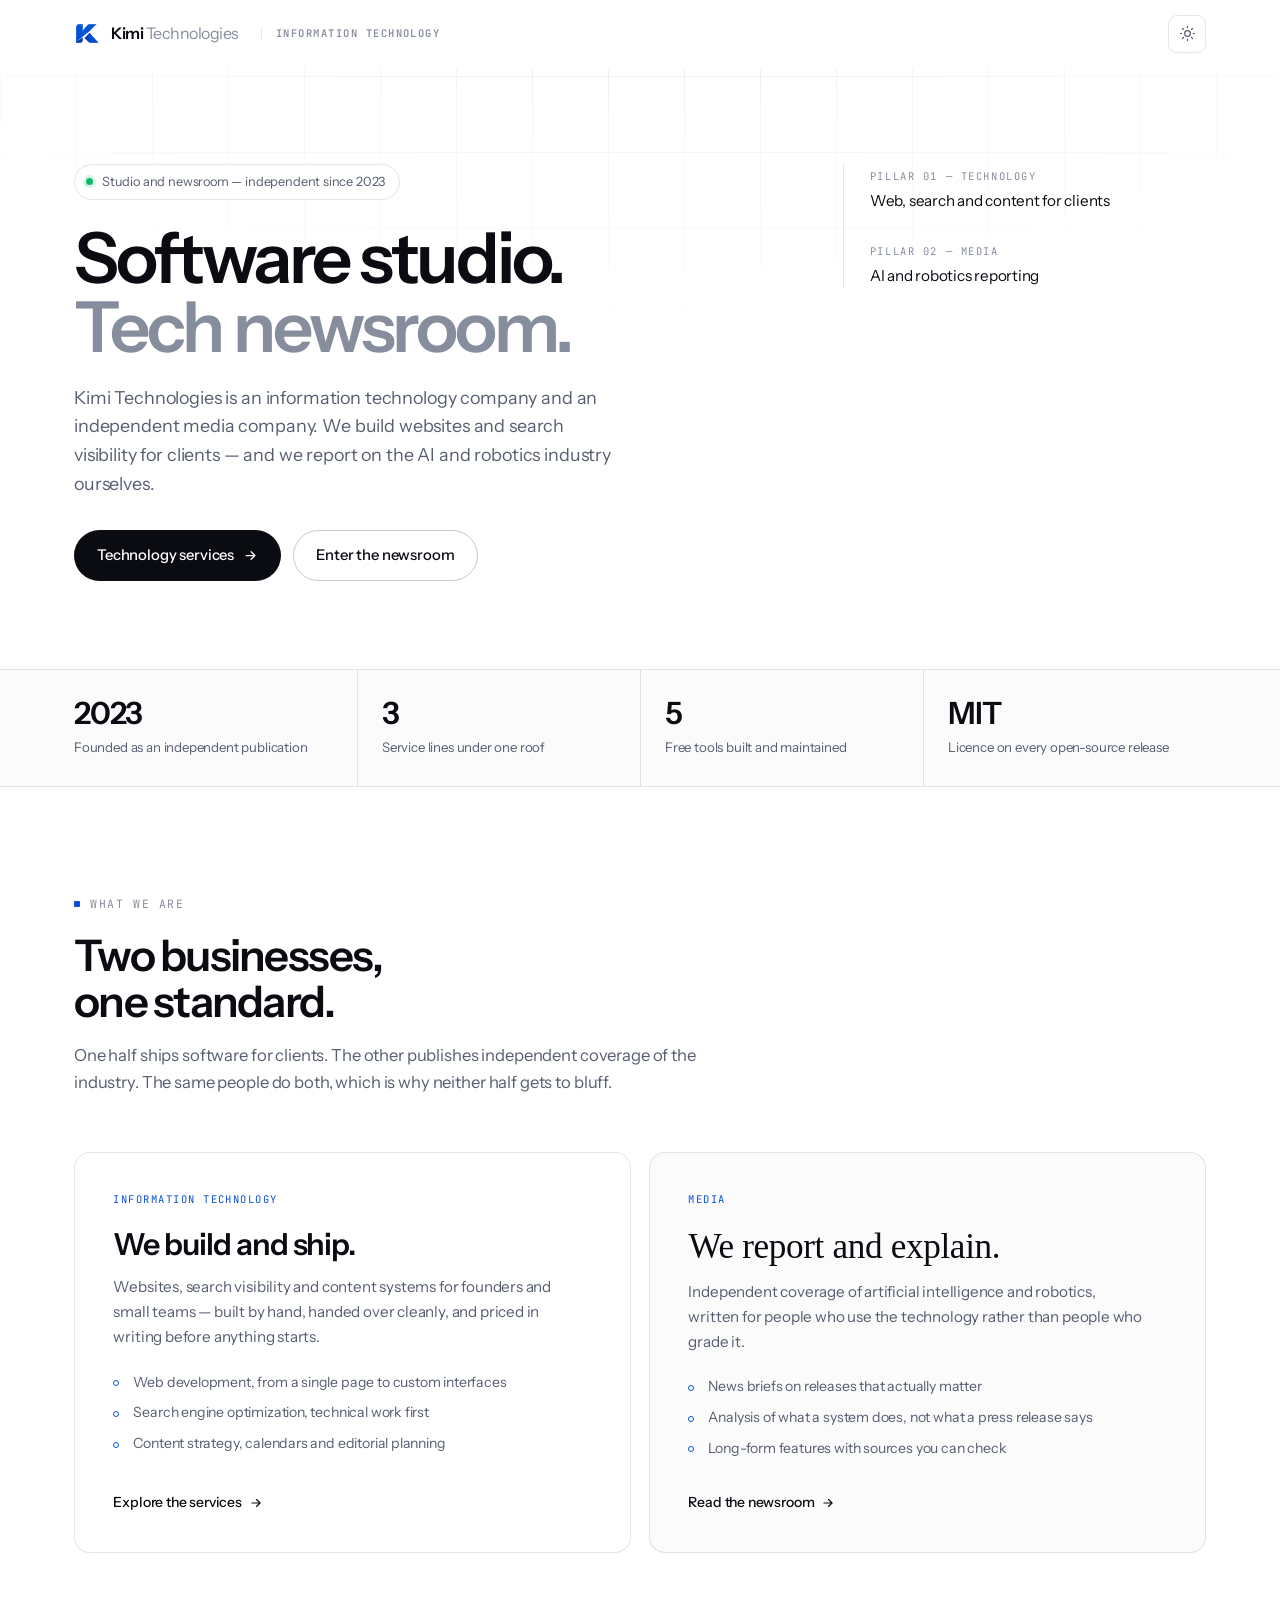
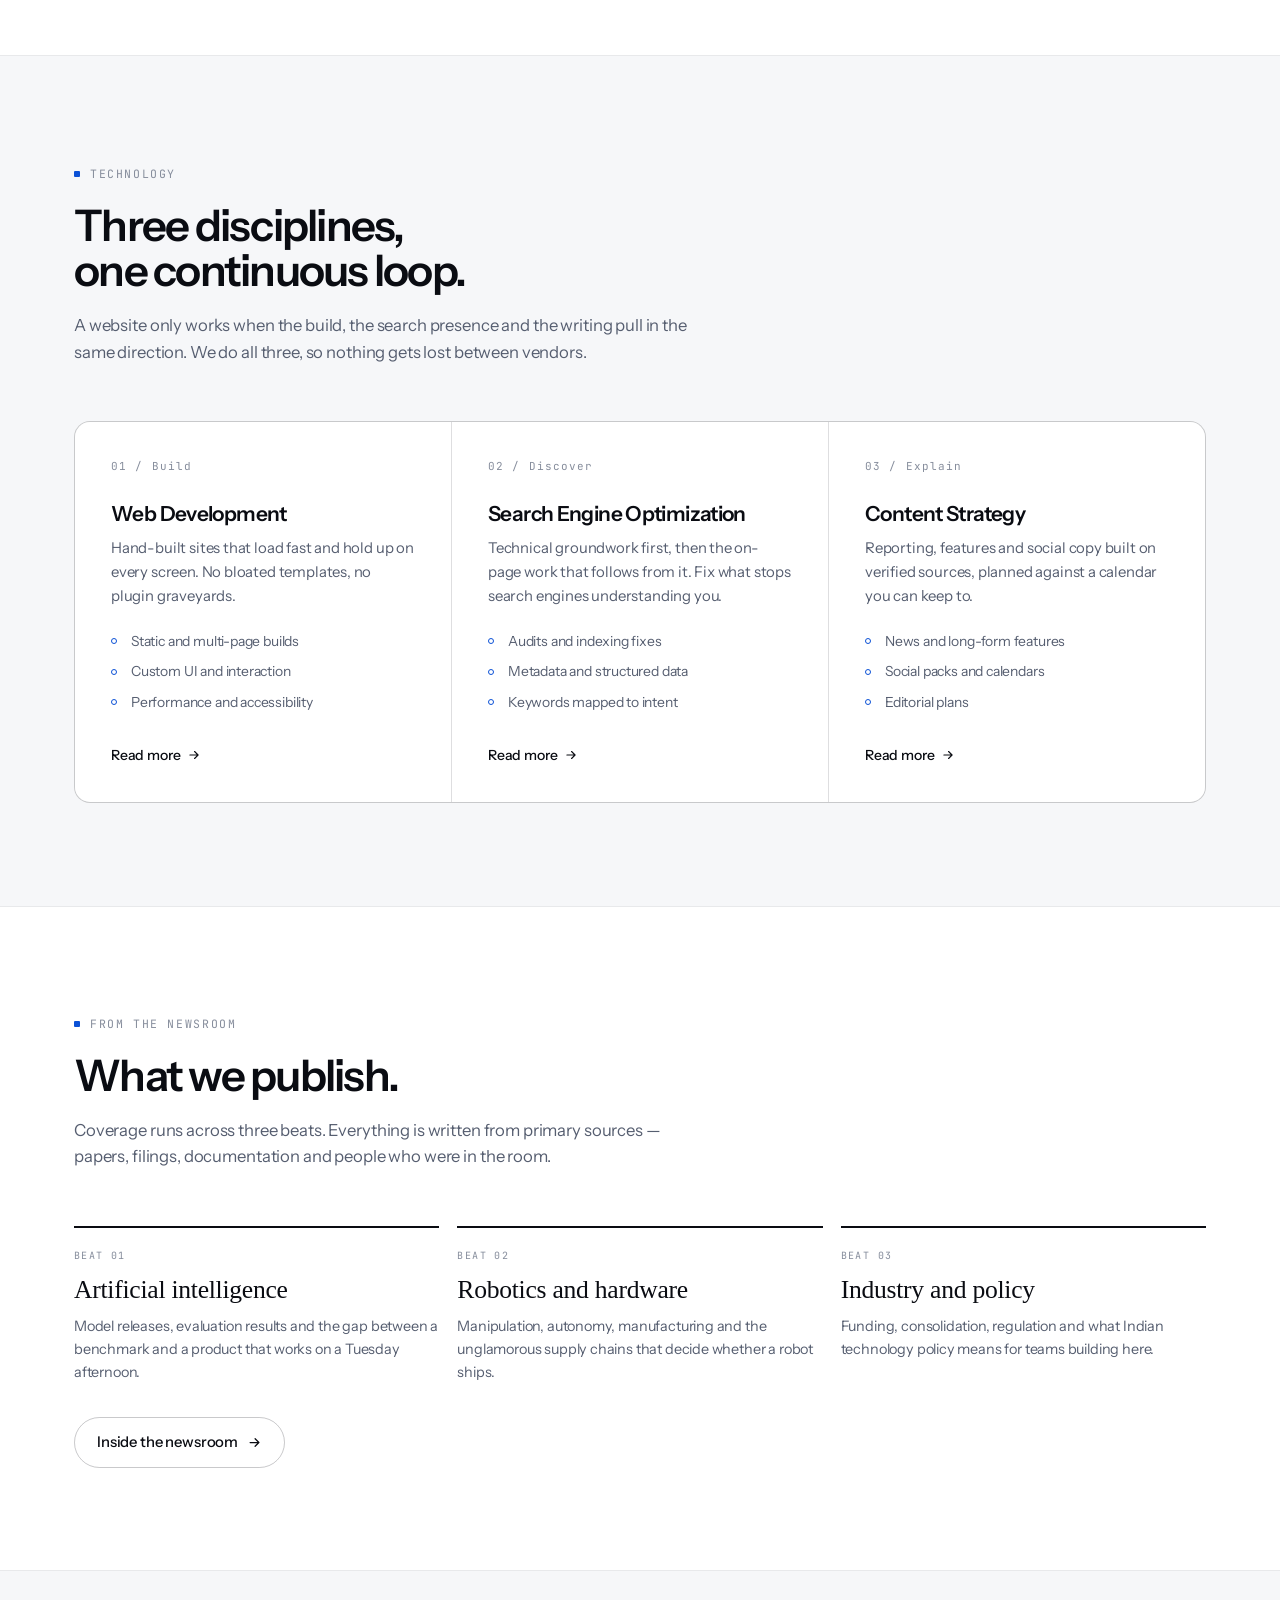
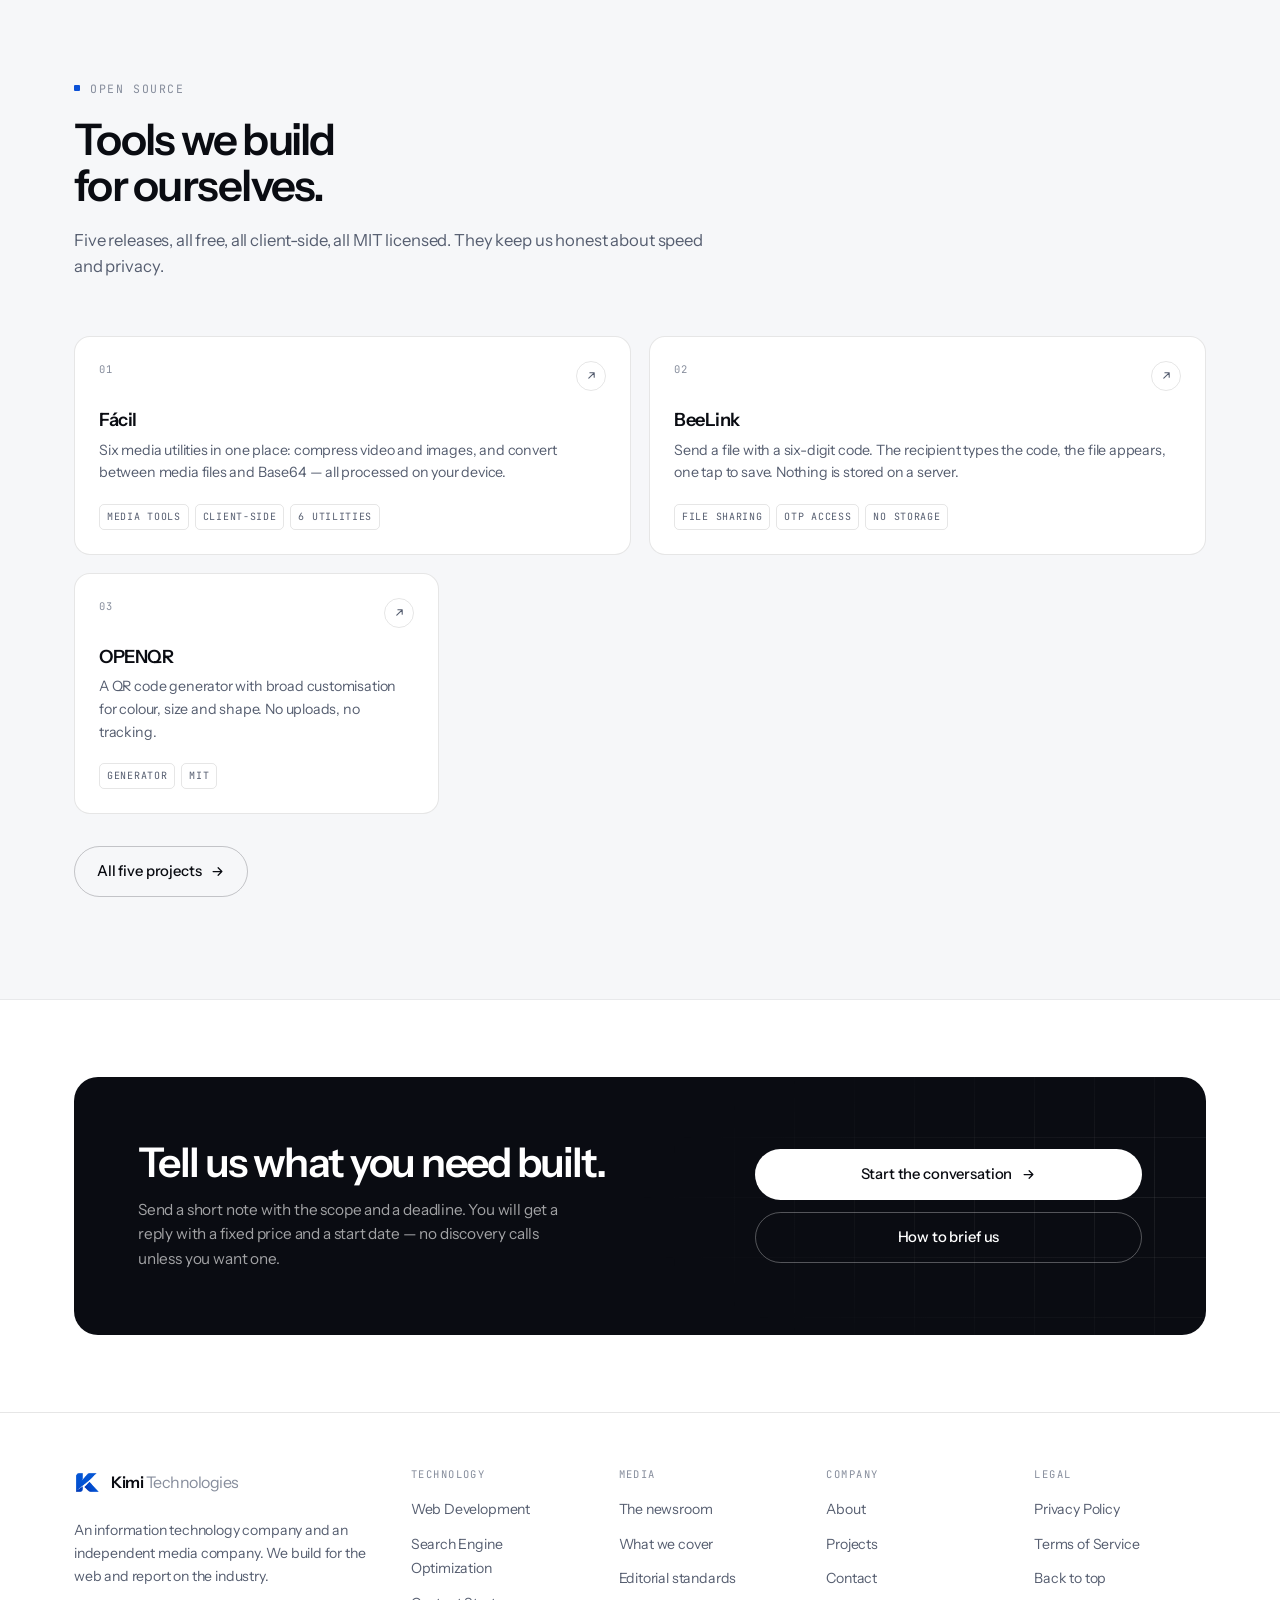
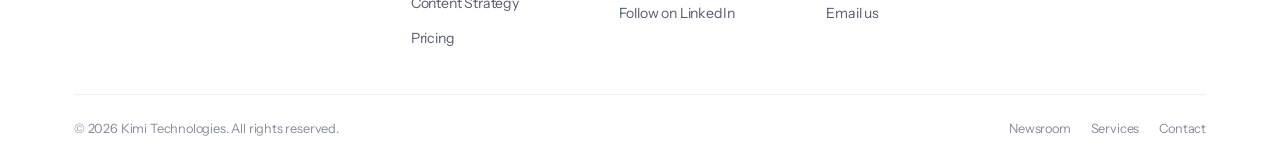
<file: index.html>
<!DOCTYPE html>
<html lang="en" data-theme="light">
<head>
<meta charset="UTF-8" />
<meta name="viewport" content="width=device-width, initial-scale=1.0" />
<title>Kimi Technologies — Technology Company & Media Company</title>
<meta name="description" content="Kimi Technologies is an information technology company and an independent media company: web development, SEO and content strategy, plus reporting on AI and robotics." />
<meta name="robots" content="index, follow" />
<meta name="theme-color" content="#ffffff" media="(prefers-color-scheme: light)" />
<meta name="theme-color" content="#08090c" media="(prefers-color-scheme: dark)" />
<link rel="icon" type="image/png" sizes="32x32" href="[data-uri]" />
<link rel="icon" type="image/png" sizes="48x48" href="[data-uri]" />
<link rel="apple-touch-icon" href="[data-uri]" />

<meta property="og:type" content="website" />
<meta property="og:title" content="Kimi Technologies — Technology Company & Media Company" />
<meta property="og:description" content="Kimi Technologies is an information technology company and an independent media company: web development, SEO and content strategy, plus reporting on AI and robotics." />
<meta property="og:site_name" content="Kimi Technologies" />
<meta property="og:locale" content="en_IN" />
<meta property="og:image" content="https://kimitechnologies.vercel.app/og-image.jpg" />
<meta property="og:image:width" content="1200" />
<meta property="og:image:height" content="630" />
<meta name="twitter:card" content="summary_large_image" />
<meta name="twitter:title" content="Kimi Technologies — Technology Company & Media Company" />
<meta name="twitter:description" content="Kimi Technologies is an information technology company and an independent media company: web development, SEO and content strategy, plus reporting on AI and robotics." />
<meta name="twitter:image" content="https://kimitechnologies.vercel.app/og-image.jpg" />

<link rel="preconnect" href="https://fonts.googleapis.com" />
<link rel="preconnect" href="https://fonts.gstatic.com" crossorigin />
<link href="https://fonts.googleapis.com/css2?family=Instrument+Sans:ital,wght@0,400..700;1,400..600&family=JetBrains+Mono:wght@400;500&display=swap" rel="stylesheet" />

<script type="application/ld+json">
{
  "@context": "https://schema.org",
  "@type": "Organization",
  "name": "Kimi Technologies",
  "url": "https://kimitechnologies.vercel.app/",
  "logo": "https://kimitechnologies.vercel.app/og-image.jpg",
  "description": "Independent studio for web development, search engine optimization and content strategy, and publisher of free privacy-first browser tools.",
  "email": "connect.kimitech@gmail.com",
  "foundingDate": "2023",
  "sameAs": ["https://www.linkedin.com/company/kimitechnologies/", "https://share.google/tDiyLY1lhU5u5H3VA"],
  "makesOffer": [
    {"@type": "Offer", "itemOffered": {"@type": "Service", "name": "Web Development"},
    {"@type": "Offer", "itemOffered": {"@type": "Service", "name": "Search Engine Optimization"},
    {"@type": "Offer", "itemOffered": {"@type": "Service", "name": "Content Strategy"}
  ]
}
</script>

<style>
/* ============================================================
   KIMI TECHNOLOGIES — shared design system
   ============================================================ */

:root {
  --bg: #ffffff;
  --bg-soft: #f6f7f9;
  --bg-deep: #0a0c12;
  --surface: #ffffff;
  --surface-2: #fbfbfc;
  --border: rgba(10, 12, 18, 0.10);
  --border-soft: rgba(10, 12, 18, 0.06);
  --border-strong: rgba(10, 12, 18, 0.22);
  --text: #0a0c12;
  --text-dim: #565e70;
  --text-faint: #868d9c;
  --accent: #0b51d6;
  --accent-ink: #033ea8;
  --accent-soft: rgba(3, 84, 212, 0.07);
  --btn-bg: #0a0c12;
  --btn-fg: #ffffff;
  --btn-bg-hover: #22262f;
  --grid-line: rgba(10, 12, 18, 0.05);
  --shadow-sm: 0 1px 2px rgba(10, 12, 18, 0.05);
  --shadow-md: 0 12px 32px -12px rgba(10, 12, 18, 0.16);
  --radius-sm: 10px;
  --radius: 16px;
  --radius-lg: 24px;
  --font: 'Instrument Sans', -apple-system, BlinkMacSystemFont, 'Segoe UI', sans-serif;
  --mono: 'JetBrains Mono', ui-monospace, SFMono-Regular, Menlo, monospace;
  --serif: 'Instrument Serif', 'Iowan Old Style', Georgia, serif;
  --header-h: 68px;
  --ease: cubic-bezier(0.22, 0.61, 0.36, 1);
  --ease-io: cubic-bezier(0.65, 0.05, 0.36, 1);
  --pt: #0a0c12;
}

html[data-theme="dark"] {
  --bg: #08090c;
  --bg-soft: #0c0e13;
  --bg-deep: #f3f4f7;
  --surface: #0f1116;
  --surface-2: #12141a;
  --border: rgba(255, 255, 255, 0.11);
  --border-soft: rgba(255, 255, 255, 0.06);
  --border-strong: rgba(255, 255, 255, 0.24);
  --text: #f3f4f7;
  --text-dim: #a4abb9;
  --text-faint: #767e8e;
  --accent: #6f92ff;
  --accent-ink: #a8bcff;
  --accent-soft: rgba(111, 146, 255, 0.12);
  --btn-bg: #f3f4f7;
  --btn-fg: #08090c;
  --btn-bg-hover: #d9dce4;
  --grid-line: rgba(255, 255, 255, 0.05);
  --shadow-sm: 0 1px 2px rgba(0, 0, 0, 0.4);
  --shadow-md: 0 16px 40px -16px rgba(0, 0, 0, 0.7);
  --pt: #14161c;
}

/* ============================================================
   RESET
   ============================================================ */
*, *::before, *::after { margin: 0; padding: 0; box-sizing: border-box; }

html {
  -webkit-text-size-adjust: 100%;
  scroll-behavior: smooth;
  scroll-padding-top: calc(var(--header-h) + 24px);
}

body {
  font-family: var(--font);
  background: var(--bg);
  color: var(--text);
  line-height: 1.55;
  font-size: 16px;
  letter-spacing: -0.011em;
  -webkit-font-smoothing: antialiased;
  -moz-osx-font-smoothing: grayscale;
  overflow-x: hidden;
  min-height: 100vh;
  display: flex;
  flex-direction: column;
}
body > main { flex: 1 0 auto; }
body.no-scroll { overflow: hidden; }

img, svg { display: block; max-width: 100%; }
a { color: inherit; text-decoration: none; }
button { font: inherit; color: inherit; background: none; border: 0; cursor: pointer; }
ul, ol { list-style: none; }
::selection { background: var(--accent); color: #fff; }
:focus-visible { outline: 2px solid var(--accent); outline-offset: 3px; border-radius: 4px; }

/* ============================================================
   LAYOUT
   ============================================================ */
.container {
  width: 100%;
  max-width: 1180px;
  margin-inline: auto;
  padding-inline: 24px;
}

.section { padding-block: clamp(64px, 8vw, 112px); position: relative; }
.section--tight { padding-block: clamp(48px, 6vw, 80px); }
.section--soft { background: var(--bg-soft); border-block: 1px solid var(--border-soft); }
.section--flush { padding-top: 0; }

/* ============================================================
   TYPE
   ============================================================ */
.eyebrow {
  display: inline-flex;
  align-items: center;
  gap: 10px;
  font-family: var(--mono);
  font-size: 11.5px;
  letter-spacing: 0.14em;
  text-transform: uppercase;
  color: var(--text-faint);
  margin-bottom: 20px;
}
.eyebrow::before {
  content: "";
  width: 6px; height: 6px;
  background: var(--accent);
  border-radius: 1px;
  flex: none;
}

h1, h2, h3, h4, h5 { font-weight: 600; letter-spacing: -0.035em; line-height: 1.02; }

.h-display { font-size: clamp(2.5rem, 6vw, 4.4rem); letter-spacing: -0.045em; line-height: 0.98; }
.h-section { font-size: clamp(1.8rem, 3.4vw, 2.9rem); line-height: 1.05; letter-spacing: -0.04em; }
.h-sub { font-size: clamp(1.2rem, 1.9vw, 1.5rem); letter-spacing: -0.03em; line-height: 1.2; }

.lede {
  font-size: clamp(1rem, 1.3vw, 1.13rem);
  color: var(--text-dim);
  line-height: 1.6;
  max-width: 58ch;
  letter-spacing: -0.008em;
}
.section-head { max-width: 760px; margin-bottom: clamp(36px, 4.5vw, 56px); }
.section-head .lede { margin-top: 18px; }
.muted { color: var(--text-dim); }
.mono { font-family: var(--mono); font-size: 0.78rem; letter-spacing: 0.06em; }

/* ============================================================
   BUTTONS
   ============================================================ */
.btn {
  display: inline-flex;
  align-items: center;
  justify-content: center;
  gap: 9px;
  padding: 13px 22px;
  border-radius: 999px;
  font-size: 0.925rem;
  font-weight: 500;
  letter-spacing: -0.01em;
  background: var(--btn-bg);
  color: var(--btn-fg);
  border: 1px solid transparent;
  transition: background 0.2s var(--ease), transform 0.2s var(--ease), border-color 0.2s var(--ease);
  white-space: nowrap;
}
.btn:hover { background: var(--btn-bg-hover); transform: translateY(-1px); }
.btn:active { transform: translateY(0); }
.btn--ghost { background: transparent; color: var(--text); border-color: var(--border-strong); }
.btn--ghost:hover { background: var(--bg-soft); border-color: var(--text-faint); }
.btn--accent { background: var(--accent); color: #fff; }
.btn--accent:hover { background: var(--accent-ink); }
.btn svg { width: 15px; height: 15px; flex: none; }
.btn .arw { transition: transform 0.25s var(--ease); }
.btn:hover .arw { transform: translateX(3px); }
.btn--sm { padding: 10px 17px; font-size: 0.875rem; }

/* ============================================================
   HEADER  (brand only — navigation lives in the footer)
   ============================================================ */
.site-header {
  position: fixed;
  inset: 0 0 auto 0;
  height: var(--header-h);
  z-index: 90;
  background: color-mix(in srgb, var(--bg) 92%, transparent);
  backdrop-filter: saturate(180%) blur(18px);
  -webkit-backdrop-filter: saturate(180%) blur(18px);
  border-bottom: 1px solid transparent;
  transition: border-color 0.3s var(--ease), background 0.3s var(--ease);
}
.site-header.is-stuck { border-bottom-color: var(--border); }
.site-header.is-open { background: var(--bg); backdrop-filter: none; -webkit-backdrop-filter: none; }

.header-inner {
  max-width: 1180px;
  margin-inline: auto;
  padding-inline: 24px;
  height: 100%;
  display: flex;
  align-items: center;
  gap: 16px;
}

.logo {
  display: inline-flex;
  align-items: center;
  gap: 10px;
  font-weight: 600;
  font-size: 1rem;
  letter-spacing: -0.03em;
  flex: none;
}
.logo-mark {
  width: 27px; height: 27px;
  display: block;
  flex: none;
  transition: transform 0.4s var(--ease);
}
.logo-mark img { width: 100%; height: 100%; object-fit: contain; }
.logo:hover .logo-mark { transform: scale(1.08); }
.logo span.sub { color: var(--text-faint); font-weight: 400; }

.header-actions { margin-left: auto; display: flex; align-items: center; gap: 10px; }

/* brand descriptor that cycles between the two halves of the company */
.logo-ticker {
  display: inline-block;
  vertical-align: middle;
  margin-left: 12px;
  padding-left: 14px;
  border-left: 1px solid var(--border);
  overflow: hidden;
  height: 1.2em;
  font-family: var(--mono);
  font-size: 10.5px;
  letter-spacing: 0.14em;
  text-transform: uppercase;
  color: var(--text-faint);
}
.logo-ticker .ticker-track {
  display: block;
  animation: tickerRoll 8s cubic-bezier(0.7, 0, 0.3, 1) infinite;
  will-change: transform;
}
.logo-ticker .ticker-track span {
  display: block;
  height: 1.2em;
  line-height: 1.2em;
  white-space: nowrap;
}
@keyframes tickerRoll {
  0%, 28%    { transform: translateY(0); }
  34%, 62%   { transform: translateY(-1.2em); }
  68%, 100%  { transform: translateY(-2.4em); }
}
.logo-ticker--short { display: none; }
.logo:hover .logo-ticker { color: var(--text-dim); }

/* pillars: the two halves of the company */
.pillars { display: grid; grid-template-columns: repeat(2, minmax(0, 1fr)); gap: 18px; }
.pillar {
  border: 1px solid var(--border);
  border-radius: var(--radius);
  padding: clamp(26px, 3vw, 40px);
  background: var(--surface);
  display: flex;
  flex-direction: column;
  min-width: 0;
  transition: border-color 0.25s var(--ease), transform 0.25s var(--ease), box-shadow 0.25s var(--ease);
}
.pillar:hover { border-color: var(--border-strong); transform: translateY(-2px); box-shadow: var(--shadow-md); }
.pillar-tag {
  font-family: var(--mono);
  font-size: 10.5px;
  letter-spacing: 0.14em;
  text-transform: uppercase;
  color: var(--accent);
  margin-bottom: 22px;
  display: block;
}
.pillar h3 { font-size: clamp(1.4rem, 2.4vw, 1.9rem); letter-spacing: -0.035em; margin-bottom: 14px; }
.pillar p { font-size: 0.95rem; color: var(--text-dim); line-height: 1.65; margin-bottom: 22px; max-width: 46ch; }
.pillar-list { display: grid; gap: 9px; margin-bottom: 26px; }
.pillar-list li { position: relative; padding-left: 20px; font-size: 0.88rem; color: var(--text-dim); }
.pillar-list li::before {
  content: ""; position: absolute; left: 0; top: 0.6em;
  width: 6px; height: 6px; border-radius: 50%; border: 1.4px solid var(--accent);
}
.pillar .svc-link { margin-top: auto; }
.pillar--media { background: var(--surface-2); }
.pillar--media h3 { font-family: var(--serif); font-weight: 400; letter-spacing: -0.01em; font-size: clamp(1.7rem, 2.8vw, 2.2rem); }

/* newsroom cards */
.stories { display: grid; grid-template-columns: repeat(3, minmax(0, 1fr)); gap: 18px; }
.story {
  border-top: 2px solid var(--text);
  padding-top: 20px;
  display: flex;
  flex-direction: column;
  min-width: 0;
  transition: border-color 0.25s var(--ease);
}
.story:hover { border-top-color: var(--accent); }
.story-kicker {
  font-family: var(--mono);
  font-size: 10px;
  letter-spacing: 0.14em;
  text-transform: uppercase;
  color: var(--text-faint);
  margin-bottom: 12px;
}
.story h3 {
  font-family: var(--serif);
  font-weight: 400;
  font-size: clamp(1.35rem, 2vw, 1.65rem);
  line-height: 1.15;
  letter-spacing: -0.01em;
  margin-bottom: 10px;
}
.story p { font-size: 0.9rem; color: var(--text-dim); line-height: 1.62; }

/* end-of-view navigation (there is no menu in the header) */
.next-links {
  border-top: 1px solid var(--border);
  margin-top: clamp(48px, 6vw, 72px);
  padding-top: 28px;
  display: flex;
  flex-wrap: wrap;
  gap: 12px 32px;
  align-items: center;
  justify-content: space-between;
}
.next-links .next-label {
  font-family: var(--mono);
  font-size: 10.5px;
  letter-spacing: 0.14em;
  text-transform: uppercase;
  color: var(--text-faint);
}
.next-links .next-set { display: flex; flex-wrap: wrap; gap: 8px; }
.next-links a {
  display: inline-flex;
  align-items: center;
  gap: 7px;
  font-size: 0.88rem;
  border: 1px solid var(--border);
  border-radius: 999px;
  padding: 8px 15px;
  transition: border-color 0.2s, color 0.2s, background 0.2s;
}
.next-links a:hover { border-color: var(--border-strong); color: var(--accent); background: var(--bg-soft); }
.next-links a svg { width: 12px; height: 12px; }

.icon-btn {
  width: 38px; height: 38px;
  display: grid; place-items: center;
  border-radius: 9px;
  border: 1px solid var(--border);
  color: var(--text-dim);
  transition: color 0.18s, border-color 0.18s, background 0.18s;
}
.icon-btn:hover { color: var(--text); border-color: var(--border-strong); background: var(--bg-soft); }
.icon-btn svg { width: 17px; height: 17px; }
html[data-theme="light"] .icon-moon { display: none; }
html[data-theme="dark"] .icon-sun { display: none; }

/* ============================================================
   PAGE HEAD (inner pages)
   ============================================================ */
.page-head {
  position: relative;
  padding-top: calc(var(--header-h) + clamp(48px, 7vw, 88px));
  padding-bottom: clamp(40px, 5vw, 64px);
  overflow: hidden;
  border-bottom: 1px solid var(--border-soft);
}
.page-head::before {
  content: "";
  position: absolute;
  inset: 0;
  background-image:
    linear-gradient(to right, var(--grid-line) 1px, transparent 1px),
    linear-gradient(to bottom, var(--grid-line) 1px, transparent 1px);
  background-size: 76px 76px;
  mask-image: radial-gradient(ellipse 80% 90% at 20% 0%, #000 10%, transparent 72%);
  -webkit-mask-image: radial-gradient(ellipse 80% 90% at 20% 0%, #000 10%, transparent 72%);
  pointer-events: none;
}
.page-head .container { position: relative; }
.page-head h1 { margin-bottom: 20px; max-width: 18ch; }
.page-head .lede { max-width: 56ch; }
.crumbs {
  display: flex;
  align-items: center;
  gap: 9px;
  font-family: var(--mono);
  font-size: 10.5px;
  letter-spacing: 0.12em;
  text-transform: uppercase;
  color: var(--text-faint);
  margin-bottom: 26px;
}
.crumbs a:hover { color: var(--text); }
.crumbs span.sep { opacity: 0.5; }

/* ============================================================
   HERO (home)
   ============================================================ */
.hero {
  position: relative;
  padding-top: calc(var(--header-h) + clamp(52px, 8vw, 96px));
  padding-bottom: clamp(52px, 7vw, 88px);
  overflow: hidden;
}
.hero::before {
  content: "";
  position: absolute;
  inset: 0;
  background-image:
    linear-gradient(to right, var(--grid-line) 1px, transparent 1px),
    linear-gradient(to bottom, var(--grid-line) 1px, transparent 1px);
  background-size: 76px 76px;
  mask-image: radial-gradient(ellipse 90% 65% at 50% 0%, #000 20%, transparent 78%);
  -webkit-mask-image: radial-gradient(ellipse 90% 65% at 50% 0%, #000 20%, transparent 78%);
  pointer-events: none;
}
.hero .container { position: relative; }
.hero-grid {
  display: grid;
  grid-template-columns: minmax(0, 1.32fr) minmax(0, 0.68fr);
  gap: clamp(32px, 5vw, 72px);
  align-items: stretch;
}
.hero h1 { margin-bottom: 22px; }
.hero h1 em { font-style: normal; color: var(--text-faint); }
.hero .lede { font-size: clamp(1.02rem, 1.4vw, 1.18rem); max-width: 46ch; }
.hero-actions { display: flex; flex-wrap: wrap; gap: 12px; margin-top: 32px; }

.hero-aside {
  border-left: 1px solid var(--border);
  padding-left: 26px;
  display: grid;
  align-content: start;
  align-self: start;
  gap: 30px;
  padding-top: 4px;
}
.hero-aside .aside-item { display: grid; gap: 5px; }
.hero-aside .aside-key {
  font-family: var(--mono);
  font-size: 10.5px;
  letter-spacing: 0.15em;
  text-transform: uppercase;
  color: var(--text-faint);
}
.hero-aside .aside-val { font-size: 0.95rem; letter-spacing: -0.015em; }
.hero-aside a.aside-val:hover { color: var(--accent); }

.avail {
  display: inline-flex;
  align-items: center;
  gap: 9px;
  padding: 7px 14px 7px 11px;
  border: 1px solid var(--border);
  border-radius: 999px;
  font-size: 0.8rem;
  color: var(--text-dim);
  background: var(--surface);
  margin-bottom: 24px;
}
.avail .dot {
  width: 7px; height: 7px;
  border-radius: 50%;
  background: #12b76a;
  box-shadow: 0 0 0 3px rgba(18, 183, 106, 0.16);
  flex: none;
}

/* ============================================================
   STATS
   ============================================================ */
.stats { border-block: 1px solid var(--border); background: var(--surface-2); }
.stats-grid { display: grid; grid-template-columns: repeat(4, minmax(0, 1fr)); }
.stat { padding: 28px 24px; border-left: 1px solid var(--border); }
.stat:first-child { border-left: 0; padding-left: 0; }
.stat-num {
  font-size: clamp(1.5rem, 2.4vw, 2rem);
  font-weight: 600;
  letter-spacing: -0.04em;
  line-height: 1;
  margin-bottom: 8px;
}
.stat-num sup { font-size: 0.5em; top: -0.7em; color: var(--text-faint); font-weight: 500; }
.stat-label { font-size: 0.83rem; color: var(--text-dim); }

/* ============================================================
   SERVICE CARDS
   ============================================================ */
.cards-3 {
  display: grid;
  grid-template-columns: repeat(3, minmax(0, 1fr));
  gap: 1px;
  background: var(--border);
  border: 1px solid var(--border);
  border-radius: var(--radius);
  overflow: hidden;
}
.svc {
  background: var(--bg);
  padding: clamp(24px, 3vw, 36px);
  display: flex;
  flex-direction: column;
  min-width: 0;
  transition: background 0.25s var(--ease);
  position: relative;
}
.svc:hover { background: var(--surface-2); }
.svc-num {
  font-family: var(--mono);
  font-size: 11px;
  color: var(--text-faint);
  letter-spacing: 0.1em;
  margin-bottom: 28px;
}
.svc h3 { font-size: 1.3rem; margin-bottom: 11px; letter-spacing: -0.03em; }
.svc p { font-size: 0.93rem; color: var(--text-dim); line-height: 1.62; margin-bottom: 22px; }
.svc ul { display: grid; gap: 9px; margin-bottom: 26px; }
.svc li { position: relative; padding-left: 20px; font-size: 0.87rem; color: var(--text-dim); }
.svc li::before {
  content: "";
  position: absolute;
  left: 0; top: 0.6em;
  width: 6px; height: 6px;
  border-radius: 50%;
  border: 1.4px solid var(--accent);
}
.svc-link {
  margin-top: auto;
  font-size: 0.875rem;
  font-weight: 500;
  display: inline-flex;
  align-items: center;
  gap: 7px;
  padding-top: 6px;
}
.svc-link svg { width: 14px; height: 14px; transition: transform 0.25s var(--ease); }
.svc-link:hover { color: var(--accent); }
.svc-link:hover svg { transform: translateX(3px); }

/* ============================================================
   SERVICE DETAIL BLOCKS
   ============================================================ */
.svc-detail {
  display: grid;
  grid-template-columns: minmax(0, 0.42fr) minmax(0, 0.58fr);
  gap: clamp(24px, 4vw, 64px);
  padding-block: clamp(36px, 4vw, 56px);
  border-top: 1px solid var(--border);
}
.svc-detail:first-of-type { border-top: 0; padding-top: 0; }
.svc-detail h2 { font-size: clamp(1.4rem, 2.2vw, 1.8rem); letter-spacing: -0.035em; margin-bottom: 12px; }
.svc-detail .tag-line { font-family: var(--mono); font-size: 10.5px; letter-spacing: 0.14em; text-transform: uppercase; color: var(--text-faint); }
.svc-detail .body p { font-size: 0.96rem; color: var(--text-dim); line-height: 1.7; margin-bottom: 14px; max-width: 60ch; }
.checks { display: grid; grid-template-columns: repeat(2, minmax(0, 1fr)); gap: 10px 24px; margin-top: 22px; }
.checks li { position: relative; padding-left: 22px; font-size: 0.875rem; color: var(--text-dim); }
.checks li::before {
  content: "";
  position: absolute;
  left: 0; top: 0.34em;
  width: 11px; height: 6px;
  border-left: 1.6px solid var(--accent);
  border-bottom: 1.6px solid var(--accent);
  transform: rotate(-45deg);
}

/* ============================================================
   PRICING
   ============================================================ */
.pricing-head {
  display: flex;
  flex-wrap: wrap;
  align-items: flex-end;
  justify-content: space-between;
  gap: 26px;
  margin-bottom: 40px;
}
.tabs {
  display: inline-flex;
  gap: 3px;
  padding: 4px;
  border: 1px solid var(--border);
  border-radius: 999px;
  background: var(--surface);
}
.tab {
  padding: 9px 20px;
  border-radius: 999px;
  font-size: 0.875rem;
  color: var(--text-dim);
  transition: background 0.2s var(--ease), color 0.2s;
  white-space: nowrap;
}
.tab:hover { color: var(--text); }
.tab[aria-selected="true"] { background: var(--btn-bg); color: var(--btn-fg); }

.panel { display: none; }
.panel.is-active { display: block; animation: panelIn 0.4s var(--ease) both; }
@keyframes panelIn { from { opacity: 0; transform: translateY(10px); } to { opacity: 1; transform: none; } }

.panel-note { font-size: 0.875rem; color: var(--text-faint); margin-bottom: 24px; max-width: 68ch; }
.price-grid { display: grid; grid-template-columns: repeat(3, minmax(0, 1fr)); gap: 18px; }
.price-grid--4 { grid-template-columns: repeat(4, minmax(0, 1fr)); }

.plan {
  position: relative;
  border: 1px solid var(--border);
  border-radius: var(--radius);
  background: var(--surface);
  padding: 26px 24px;
  display: flex;
  flex-direction: column;
  min-width: 0;
  transition: border-color 0.25s var(--ease), transform 0.25s var(--ease), box-shadow 0.25s var(--ease);
}
.plan:hover { border-color: var(--border-strong); transform: translateY(-2px); box-shadow: var(--shadow-md); }
.plan--featured { border-color: var(--text); }
.plan-badge {
  position: absolute;
  top: -10px; left: 24px;
  font-family: var(--mono);
  font-size: 10px;
  letter-spacing: 0.12em;
  text-transform: uppercase;
  background: var(--text);
  color: var(--bg);
  padding: 4px 9px;
  border-radius: 5px;
}
.plan-name { font-size: 1rem; font-weight: 600; letter-spacing: -0.02em; margin-bottom: 4px; }
.plan-scope { font-size: 0.78rem; color: var(--text-faint); margin-bottom: 18px; min-height: 2.4em; }
.plan-price {
  font-size: clamp(1.55rem, 2.2vw, 1.95rem);
  font-weight: 600;
  letter-spacing: -0.045em;
  line-height: 1;
  display: flex;
  align-items: baseline;
  gap: 3px;
}
.plan-price .per { font-size: 0.82rem; font-weight: 400; color: var(--text-faint); letter-spacing: 0; }
.plan-desc {
  font-size: 0.86rem;
  color: var(--text-dim);
  line-height: 1.6;
  margin-top: 15px;
  padding-top: 15px;
  border-top: 1px solid var(--border-soft);
}
.plan-cta {
  margin-top: 18px;
  display: inline-flex;
  align-items: center;
  gap: 6px;
  font-size: 0.83rem;
  font-weight: 500;
  color: var(--accent);
}
.plan-cta svg { width: 13px; height: 13px; transition: transform 0.22s var(--ease); }
.plan-cta:hover svg { transform: translateX(3px); }

.pricing-foot {
  margin-top: 24px;
  font-size: 0.83rem;
  color: var(--text-faint);
  display: flex;
  flex-wrap: wrap;
  gap: 8px 22px;
}
.pricing-foot span { display: inline-flex; align-items: center; gap: 7px; }
.pricing-foot span::before { content: ""; width: 4px; height: 4px; background: var(--text-faint); border-radius: 50%; }

/* ============================================================
   PROJECTS
   ============================================================ */
.proj-grid { display: grid; grid-template-columns: repeat(6, minmax(0, 1fr)); gap: 18px; }
.proj {
  grid-column: span 2;
  border: 1px solid var(--border);
  border-radius: var(--radius);
  background: var(--surface);
  padding: 24px;
  display: flex;
  flex-direction: column;
  min-width: 0;
  position: relative;
  overflow: hidden;
  transition: border-color 0.25s var(--ease), transform 0.25s var(--ease), box-shadow 0.25s var(--ease);
}
.proj:nth-child(1), .proj:nth-child(2) { grid-column: span 3; }
.proj:hover { border-color: var(--border-strong); transform: translateY(-2px); box-shadow: var(--shadow-md); }
.proj-top { display: flex; align-items: flex-start; justify-content: space-between; gap: 14px; margin-bottom: 20px; }
.proj-index { font-family: var(--mono); font-size: 10.5px; color: var(--text-faint); letter-spacing: 0.1em; }
.proj-arrow {
  width: 30px; height: 30px;
  border: 1px solid var(--border);
  border-radius: 50%;
  display: grid; place-items: center;
  color: var(--text-dim);
  flex: none;
  transition: all 0.25s var(--ease);
}
.proj-arrow svg { width: 13px; height: 13px; }
.proj:hover .proj-arrow { background: var(--text); border-color: var(--text); color: var(--bg); }
.proj h3 { font-size: 1.14rem; letter-spacing: -0.025em; margin-bottom: 9px; }
.proj p { font-size: 0.89rem; color: var(--text-dim); line-height: 1.6; margin-bottom: 20px; }
.tags { display: flex; flex-wrap: wrap; gap: 6px; margin-top: auto; }
.tag {
  font-family: var(--mono);
  font-size: 10px;
  letter-spacing: 0.07em;
  text-transform: uppercase;
  color: var(--text-dim);
  border: 1px solid var(--border);
  border-radius: 5px;
  padding: 4px 7px;
  white-space: nowrap;
}

/* ============================================================
   PROCESS
   ============================================================ */
.steps { display: grid; grid-template-columns: repeat(4, minmax(0, 1fr)); border-top: 1px solid var(--border); }
.step { padding: 28px 24px 0 0; border-right: 1px solid var(--border); min-width: 0; }
.step:last-child { border-right: 0; }
.step:not(:first-child) { padding-left: 24px; }
.step-n { font-family: var(--mono); font-size: 11px; color: var(--accent); letter-spacing: 0.1em; margin-bottom: 16px; display: block; }
.step h4 { font-size: 1rem; margin-bottom: 9px; letter-spacing: -0.02em; }
.step p { font-size: 0.87rem; color: var(--text-dim); line-height: 1.6; }

/* ============================================================
   PROSE / ABOUT
   ============================================================ */
.split { display: grid; grid-template-columns: minmax(0, 0.9fr) minmax(0, 1.1fr); gap: clamp(28px, 5vw, 68px); align-items: start; }
.prose p { font-size: 0.97rem; color: var(--text-dim); line-height: 1.72; margin-bottom: 17px; max-width: 62ch; }
.prose p:last-child { margin-bottom: 0; }
.prose strong { color: var(--text); font-weight: 500; }
.prose a { color: var(--accent); }
.pull {
  border-left: 2px solid var(--accent);
  padding: 4px 0 4px 22px;
  margin: 26px 0;
  font-size: 1.06rem;
  line-height: 1.55;
  letter-spacing: -0.02em;
  max-width: 52ch;
}

.value-grid { display: grid; grid-template-columns: repeat(3, minmax(0, 1fr)); gap: 1px; background: var(--border); border: 1px solid var(--border); border-radius: var(--radius); overflow: hidden; }
.value { background: var(--bg); padding: 28px; min-width: 0; }
.value h4 { font-size: 1rem; margin-bottom: 10px; letter-spacing: -0.02em; }
.value p { font-size: 0.88rem; color: var(--text-dim); line-height: 1.62; }
.value .vnum { font-family: var(--mono); font-size: 10.5px; color: var(--text-faint); letter-spacing: 0.1em; display: block; margin-bottom: 18px; }

/* ============================================================
   FAQ
   ============================================================ */
.faq { border-top: 1px solid var(--border); }
.faq details { border-bottom: 1px solid var(--border); }
.faq summary {
  list-style: none;
  cursor: pointer;
  padding: 20px 0;
  display: flex;
  align-items: center;
  justify-content: space-between;
  gap: 20px;
  font-size: 1rem;
  font-weight: 500;
  letter-spacing: -0.02em;
  transition: color 0.2s;
}
.faq summary::-webkit-details-marker { display: none; }
.faq summary:hover { color: var(--accent); }
.faq summary .plus { position: relative; width: 15px; height: 15px; flex: none; color: var(--text-faint); }
.faq summary .plus::before,
.faq summary .plus::after { content: ""; position: absolute; background: currentColor; border-radius: 2px; top: 50%; left: 50%; transform: translate(-50%, -50%); }
.faq summary .plus::before { width: 15px; height: 1.5px; }
.faq summary .plus::after { width: 1.5px; height: 15px; }
.faq details[open] summary .plus::after { transform: translate(-50%, -50%) scaleY(0); }
.faq-body { padding-bottom: 22px; font-size: 0.94rem; color: var(--text-dim); line-height: 1.7; max-width: 72ch; }

/* ============================================================
   CTA BAND
   ============================================================ */
.cta-band {
  background: var(--bg-deep);
  color: var(--bg);
  border-radius: var(--radius-lg);
  padding: clamp(36px, 5.5vw, 64px);
  display: grid;
  grid-template-columns: minmax(0, 1.2fr) minmax(0, 0.8fr);
  gap: 36px;
  align-items: center;
  position: relative;
  overflow: hidden;
}
.cta-band::after {
  content: "";
  position: absolute;
  inset: 0;
  background-image:
    linear-gradient(to right, rgba(128,128,128,0.16) 1px, transparent 1px),
    linear-gradient(to bottom, rgba(128,128,128,0.16) 1px, transparent 1px);
  background-size: 60px 60px;
  mask-image: radial-gradient(ellipse 70% 100% at 100% 50%, #000, transparent 72%);
  -webkit-mask-image: radial-gradient(ellipse 70% 100% at 100% 50%, #000, transparent 72%);
  pointer-events: none;
}
.cta-band > * { position: relative; z-index: 1; }
.cta-band h2 { font-size: clamp(1.7rem, 3.2vw, 2.6rem); letter-spacing: -0.04em; line-height: 1.04; margin-bottom: 14px; color: var(--bg); }
.cta-band p { color: color-mix(in srgb, var(--bg) 62%, transparent); font-size: 0.96rem; line-height: 1.6; max-width: 44ch; }
.cta-actions { display: grid; gap: 12px; }
.cta-actions .btn { background: var(--bg); color: var(--bg-deep); width: 100%; }
.cta-actions .btn:hover { background: color-mix(in srgb, var(--bg) 84%, transparent); }
.cta-actions .btn--ghost { background: transparent; color: var(--bg); border-color: color-mix(in srgb, var(--bg) 30%, transparent); }
.cta-actions .btn--ghost:hover { background: color-mix(in srgb, var(--bg) 10%, transparent); }

/* ============================================================
   CONTACT
   ============================================================ */
.contact-grid { display: grid; grid-template-columns: minmax(0, 1.05fr) minmax(0, 0.95fr); gap: clamp(28px, 4vw, 60px); align-items: start; }
.contact-list { border-top: 1px solid var(--border); }
.contact-row {
  display: flex;
  align-items: center;
  gap: 16px;
  padding: 20px 0;
  border-bottom: 1px solid var(--border);
  transition: padding 0.3s var(--ease), color 0.2s;
}
.contact-row:hover { padding-left: 8px; color: var(--accent); }
.contact-row .c-label {
  font-family: var(--mono);
  font-size: 10.5px;
  letter-spacing: 0.12em;
  text-transform: uppercase;
  color: var(--text-faint);
  width: 92px;
  flex: none;
}
.contact-row .c-value { font-size: 0.95rem; letter-spacing: -0.015em; min-width: 0; overflow-wrap: anywhere; }
.contact-row .c-go { margin-left: auto; color: var(--text-faint); flex: none; }
.contact-row .c-go svg { width: 14px; height: 14px; }

.brief { border: 1px solid var(--border); border-radius: var(--radius); padding: 26px; background: var(--surface); }
.brief h3 { font-size: 1rem; margin-bottom: 14px; letter-spacing: -0.02em; }
.brief ol { counter-reset: b; display: grid; gap: 13px; }
.brief li { counter-increment: b; position: relative; padding-left: 30px; font-size: 0.88rem; color: var(--text-dim); line-height: 1.6; }
.brief li::before {
  content: counter(b, decimal-leading-zero);
  position: absolute; left: 0; top: 0;
  font-family: var(--mono);
  font-size: 10.5px;
  color: var(--accent);
  letter-spacing: 0.08em;
}

/* ============================================================
   LEGAL
   ============================================================ */
.legal-wrap { max-width: 760px; }
.legal-body h2 {
  font-size: 1.1rem;
  letter-spacing: -0.025em;
  margin: 36px 0 12px;
  padding-top: 24px;
  border-top: 1px solid var(--border-soft);
}
.legal-body h2:first-of-type { border-top: 0; padding-top: 0; margin-top: 32px; }
.legal-body p { font-size: 0.95rem; color: var(--text-dim); line-height: 1.75; margin-bottom: 13px; }
.legal-body a { color: var(--accent); text-decoration: underline; text-underline-offset: 3px; }
.updated { font-family: var(--mono); font-size: 11px; letter-spacing: 0.1em; text-transform: uppercase; color: var(--text-faint); display: block; margin-top: 22px; }

/* ============================================================
   FOOTER
   ============================================================ */
.site-footer { border-top: 1px solid var(--border); padding-block: 56px 28px; margin-top: 0; }
.footer-top { display: grid; grid-template-columns: minmax(0, 1.4fr) repeat(4, minmax(0, 0.8fr)); gap: 36px; padding-bottom: 44px; }
.footer-brand p { font-size: 0.88rem; color: var(--text-dim); line-height: 1.65; max-width: 34ch; margin-top: 16px; }
.footer-col h5 {
  font-family: var(--mono);
  font-size: 10.5px;
  letter-spacing: 0.14em;
  text-transform: uppercase;
  color: var(--text-faint);
  font-weight: 400;
  margin-bottom: 16px;
}
.footer-col ul { display: grid; gap: 10px; }
.footer-col a { font-size: 0.88rem; color: var(--text-dim); transition: color 0.18s; }
.footer-col a:hover { color: var(--text); }
.footer-col a[aria-current="page"] { color: var(--accent); }
.next-links a[aria-current="page"] { border-color: var(--accent); color: var(--accent); }
.footer-bottom {
  border-top: 1px solid var(--border-soft);
  padding-top: 24px;
  display: flex;
  flex-wrap: wrap;
  gap: 14px 24px;
  align-items: center;
  justify-content: space-between;
  font-size: 0.8rem;
  color: var(--text-faint);
}
.footer-bottom .legal-links { display: flex; gap: 20px; }
.footer-bottom a:hover { color: var(--text); }

/* ============================================================
   REVEAL
   ============================================================ */
.reveal { opacity: 0; transform: translateY(18px); }
.reveal.in { opacity: 1; transform: none; transition: opacity 0.7s var(--ease), transform 0.7s var(--ease); }
.reveal.in[data-d="1"] { transition-delay: 0.04s; }
.reveal.in[data-d="2"] { transition-delay: 0.08s; }
.reveal.in[data-d="3"] { transition-delay: 0.18s; }

/* ============================================================
   PAGE TRANSITIONS  (the SPA illusion)
   ============================================================ */
.pt {
  position: fixed;
  inset: 0;
  z-index: 200;
  pointer-events: none;
  overflow: hidden;
  display: none;
}
html.pt-enter .pt, html.pt-cover .pt { display: block; }
html.pt-cover .pt { pointer-events: auto; }

.pt-panels { position: absolute; inset: 0; display: grid; grid-template-columns: repeat(6, 1fr); }
.pt-panels i {
  display: block;
  background: var(--pt);
  transform: translateY(-101%);
  transition: transform 0.3s var(--ease-io);
  will-change: transform;
}
.pt-disc {
  position: absolute;
  left: var(--ox, 50%);
  top: var(--oy, 50%);
  width: 220vmax; height: 220vmax;
  margin-left: -110vmax; margin-top: -110vmax;
  border-radius: 50%;
  background: var(--pt);
  transform: scale(0);
  transition: transform 0.42s var(--ease-io);
  will-change: transform;
}
/* ---- cover states (page is leaving) ---- */
html.pt-cover[data-anim="columns"] .pt-panels i { transform: translateY(0); }
html.pt-cover[data-anim="columns"] .pt-panels i:nth-child(1) { transition-delay: 0s; }
html.pt-cover[data-anim="columns"] .pt-panels i:nth-child(2) { transition-delay: 0.02s; }
html.pt-cover[data-anim="columns"] .pt-panels i:nth-child(3) { transition-delay: 0.04s; }
html.pt-cover[data-anim="columns"] .pt-panels i:nth-child(4) { transition-delay: 0.06s; }
html.pt-cover[data-anim="columns"] .pt-panels i:nth-child(5) { transition-delay: 0.08s; }
html.pt-cover[data-anim="columns"] .pt-panels i:nth-child(6) { transition-delay: 0.10s; }

html.pt-cover[data-anim="rise"] .pt-panels i { transform: translateY(0); }
html.pt-cover[data-anim="rise"] .pt-panels i:nth-child(1) { transition-delay: 0.10s; }
html.pt-cover[data-anim="rise"] .pt-panels i:nth-child(2) { transition-delay: 0.08s; }
html.pt-cover[data-anim="rise"] .pt-panels i:nth-child(3) { transition-delay: 0.06s; }
html.pt-cover[data-anim="rise"] .pt-panels i:nth-child(4) { transition-delay: 0.04s; }
html.pt-cover[data-anim="rise"] .pt-panels i:nth-child(5) { transition-delay: 0.02s; }
html.pt-cover[data-anim="rise"] .pt-panels i:nth-child(6) { transition-delay: 0s; }

/* horizontal sweep */
html[data-anim="sweep"] .pt-panels i { transform: translateX(-101%); }
html.pt-cover[data-anim="sweep"] .pt-panels i { transform: translateX(0); }
html.pt-cover[data-anim="sweep"] .pt-panels i:nth-child(1) { transition-delay: 0s; }
html.pt-cover[data-anim="sweep"] .pt-panels i:nth-child(2) { transition-delay: 0.02s; }
html.pt-cover[data-anim="sweep"] .pt-panels i:nth-child(3) { transition-delay: 0.04s; }
html.pt-cover[data-anim="sweep"] .pt-panels i:nth-child(4) { transition-delay: 0.06s; }
html.pt-cover[data-anim="sweep"] .pt-panels i:nth-child(5) { transition-delay: 0.08s; }
html.pt-cover[data-anim="sweep"] .pt-panels i:nth-child(6) { transition-delay: 0.10s; }
html.pt-enter[data-anim="sweep"] .pt-panels i { transform: translateX(0); transition: none; }
html.pt-enter.pt-reveal[data-anim="sweep"] .pt-panels i { transform: translateX(101%); transition: transform 0.3s var(--ease-io); }
html.pt-enter.pt-reveal[data-anim="sweep"] .pt-panels i:nth-child(1) { transition-delay: 0s; }
html.pt-enter.pt-reveal[data-anim="sweep"] .pt-panels i:nth-child(2) { transition-delay: 0.02s; }
html.pt-enter.pt-reveal[data-anim="sweep"] .pt-panels i:nth-child(3) { transition-delay: 0.04s; }
html.pt-enter.pt-reveal[data-anim="sweep"] .pt-panels i:nth-child(4) { transition-delay: 0.06s; }
html.pt-enter.pt-reveal[data-anim="sweep"] .pt-panels i:nth-child(5) { transition-delay: 0.08s; }
html.pt-enter.pt-reveal[data-anim="sweep"] .pt-panels i:nth-child(6) { transition-delay: 0.10s; }

html.pt-cover[data-anim="disc"] .pt-panels { display: none; }
html.pt-cover[data-anim="disc"] .pt-disc { transform: scale(1); }

html.pt-cover[data-anim="fade"] .pt-panels i { transform: translateY(0); transition-duration: 0.22s; }

/* ---- enter states (new page arriving) ---- */
html.pt-enter[data-anim="columns"] .pt-panels i { transform: translateY(0); transition: none; }
html.pt-enter[data-anim="rise"] .pt-panels i { transform: translateY(0); transition: none; }
html.pt-enter[data-anim="fade"] .pt-panels i { transform: translateY(0); transition: none; }
html.pt-enter[data-anim="disc"] .pt-panels { display: none; }
html.pt-enter[data-anim="disc"] .pt-disc { transform: scale(1); transition: none; }
html.pt-enter.pt-reveal[data-anim="columns"] .pt-panels i { transform: translateY(101%); transition: transform 0.3s var(--ease-io); }
html.pt-enter.pt-reveal[data-anim="rise"] .pt-panels i { transform: translateY(-101%); transition: transform 0.3s var(--ease-io); }
html.pt-enter.pt-reveal[data-anim="fade"] .pt-panels i { transform: translateY(101%); transition: transform 0.3s var(--ease); }
html.pt-enter.pt-reveal[data-anim="columns"] .pt-panels i:nth-child(1) { transition-delay: 0s; }
html.pt-enter.pt-reveal[data-anim="columns"] .pt-panels i:nth-child(2) { transition-delay: 0.02s; }
html.pt-enter.pt-reveal[data-anim="columns"] .pt-panels i:nth-child(3) { transition-delay: 0.04s; }
html.pt-enter.pt-reveal[data-anim="columns"] .pt-panels i:nth-child(4) { transition-delay: 0.06s; }
html.pt-enter.pt-reveal[data-anim="columns"] .pt-panels i:nth-child(5) { transition-delay: 0.08s; }
html.pt-enter.pt-reveal[data-anim="columns"] .pt-panels i:nth-child(6) { transition-delay: 0.10s; }
html.pt-enter.pt-reveal[data-anim="rise"] .pt-panels i:nth-child(1) { transition-delay: 0.10s; }
html.pt-enter.pt-reveal[data-anim="rise"] .pt-panels i:nth-child(2) { transition-delay: 0.08s; }
html.pt-enter.pt-reveal[data-anim="rise"] .pt-panels i:nth-child(3) { transition-delay: 0.06s; }
html.pt-enter.pt-reveal[data-anim="rise"] .pt-panels i:nth-child(4) { transition-delay: 0.04s; }
html.pt-enter.pt-reveal[data-anim="rise"] .pt-panels i:nth-child(5) { transition-delay: 0.02s; }
html.pt-enter.pt-reveal[data-anim="rise"] .pt-panels i:nth-child(6) { transition-delay: 0s; }
html.pt-enter.pt-reveal[data-anim="disc"] .pt-disc { transform: scale(0); transition: transform 0.42s var(--ease-io); }
/* content entrance after the curtain clears */
html.pt-enter main, html.pt-enter .site-footer { opacity: 0; }
html.pt-enter.pt-reveal main, html.pt-enter.pt-reveal .site-footer {
  opacity: 1;
  transition: opacity 0.45s var(--ease) 0.12s;
}

/* ---- failsafe: the curtain and the hidden content heal themselves ---- */
html.pt-cover .pt,
html.pt-enter .pt { animation: ptFailsafe 0.01s linear 1.6s forwards; }
@keyframes ptFailsafe { to { opacity: 0; visibility: hidden; } }

html.pt-enter main,
html.pt-enter .site-footer { animation: ptContentFailsafe 0.01s linear 1.6s forwards; }
@keyframes ptContentFailsafe { to { opacity: 1; } }

/* page exit nudge for the light-weight styles */
html.pt-cover[data-anim="fade"] main { opacity: 0.4; transition: opacity 0.3s var(--ease); }

/* ============================================================
   RESPONSIVE
   ============================================================ */
@media (max-width: 1040px) {
  .hero-grid { grid-template-columns: 1fr; align-items: start; }
  .hero-aside { border-left: 0; border-top: 1px solid var(--border); padding-left: 0; padding-top: 24px; grid-template-columns: repeat(3, minmax(0, 1fr)); gap: 20px; }
  .cards-3 { grid-template-columns: 1fr; }
  .price-grid--4 { grid-template-columns: repeat(2, minmax(0, 1fr)); }
  .proj-grid { grid-template-columns: repeat(4, minmax(0, 1fr)); }
  .proj, .proj:nth-child(1), .proj:nth-child(2) { grid-column: span 2; }
  .steps { grid-template-columns: repeat(2, minmax(0, 1fr)); }
  .step:nth-child(2) { border-right: 0; }
  .step:nth-child(3), .step:nth-child(4) { border-top: 1px solid var(--border); margin-top: 24px; }
  .step:nth-child(3) { padding-left: 0; }
  .split, .contact-grid, .svc-detail { grid-template-columns: 1fr; }
  .footer-top { grid-template-columns: repeat(2, minmax(0, 1fr)); gap: 34px; }
  .cta-band { grid-template-columns: 1fr; gap: 30px; }
  .cta-actions { grid-template-columns: repeat(2, minmax(0, 1fr)); }
  .value-grid { grid-template-columns: 1fr; }
  .pillars { grid-template-columns: 1fr; }
  .stories { grid-template-columns: 1fr; gap: 26px; }
}

@media (max-width: 720px) {
  .logo-ticker { display: none; }
  .logo-ticker--short {
    display: inline-block;
    margin-left: 8px;
    padding-left: 10px;
    font-size: 10px;
    letter-spacing: 0.12em;
  }
  .stats-grid { grid-template-columns: repeat(2, minmax(0, 1fr)); }
  .stat { padding: 22px 18px; }
  .stat:nth-child(odd) { border-left: 0; padding-left: 0; }
  .stat:nth-child(3), .stat:nth-child(4) { border-top: 1px solid var(--border); }
  .price-grid, .price-grid--4 { grid-template-columns: 1fr; }
  .proj-grid { grid-template-columns: 1fr; }
  .proj, .proj:nth-child(1), .proj:nth-child(2) { grid-column: span 1; }
  .steps { grid-template-columns: 1fr; }
  .step, .step:not(:first-child) { padding: 22px 0 0 0; border-right: 0; border-top: 1px solid var(--border); }
  .step:first-child { border-top: 0; padding-top: 0; }
  .footer-top { grid-template-columns: repeat(2, minmax(0, 1fr)); gap: 30px 24px; }
  .footer-brand { grid-column: 1 / -1; }
  .cta-actions { grid-template-columns: 1fr; }
  .pricing-head { align-items: flex-start; }
  .tabs { width: 100%; overflow-x: auto; scrollbar-width: none; }
  .tabs::-webkit-scrollbar { display: none; }
  .tab { flex: 1 0 auto; padding: 9px 15px; font-size: 0.83rem; }
  .hero-aside { grid-template-columns: 1fr; gap: 16px; }
  .checks { grid-template-columns: 1fr; }


  .contact-row .c-label { width: 74px; }
}

@media (max-width: 420px) {
  .container, .header-inner { padding-inline: 18px; }

}

@media (prefers-reduced-motion: reduce) {
  html { scroll-behavior: auto; }
  .reveal { opacity: 1 !important; transform: none !important; }
  *, *::before, *::after { animation-duration: 0.001ms !important; transition-duration: 0.001ms !important; }
  .pt { display: none !important; }
  .logo-ticker .ticker-track { animation: none; }
}


/* ============================================================
   SPA: one document, eight views
   ============================================================ */
.view { display: none; }
.view.is-active { display: block; }
.view:focus { outline: none; }
html.pt-enter main, html.pt-enter .site-footer { opacity: 0; }
html.pt-enter.pt-reveal main, html.pt-enter.pt-reveal .site-footer {
  opacity: 1;
  transition: opacity 0.4s var(--ease) 0.06s;
}
#main:focus-visible { outline: none; }
/* the heading receives focus on every route change — no visible ring */
.view h1[tabindex="-1"]:focus,
.view h1[tabindex="-1"]:focus-visible { outline: none; }

</style>

<script>
(function () {
  try {
    var t = localStorage.getItem('kt-theme');
    if (t) document.documentElement.setAttribute('data-theme', t);
    else if (window.matchMedia('(prefers-color-scheme: dark)').matches) document.documentElement.setAttribute('data-theme', 'dark');
  } catch (e) {}
})();
</script>
</head>
<body id="top">
<div class="pt" aria-hidden="true">
  <div class="pt-panels"><i></i><i></i><i></i><i></i><i></i><i></i></div>
  <div class="pt-disc"></div>
</div>
<header class="site-header" id="siteHeader">
  <div class="header-inner">
    <a href="#/home" class="logo" aria-label="Kimi Technologies — home">
      <span class="logo-mark"><img src="[data-uri]" alt="" width="26" height="26" /></span>
      <span>Kimi <span class="sub">Technologies</span></span>
      <span class="logo-ticker" aria-hidden="true">
        <span class="ticker-track">
          <span>Information Technology</span>
          <span>Media</span>
          <span>Information Technology</span>
        </span>
      </span>
      <span class="logo-ticker logo-ticker--short" aria-hidden="true">
        <span class="ticker-track">
          <span>IT</span>
          <span>Media</span>
          <span>IT</span>
        </span>
      </span>
    </a>
    <div class="header-actions">
      <button class="icon-btn" id="themeToggle" type="button" aria-label="Switch colour theme">
        <svg class="icon-sun" viewBox="0 0 24 24" fill="none" stroke="currentColor" stroke-width="1.7" stroke-linecap="round"><circle cx="12" cy="12" r="4"/><path d="M12 2v2M12 20v2M4.9 4.9l1.4 1.4M17.7 17.7l1.4 1.4M2 12h2M20 12h2M4.9 19.1l1.4-1.4M17.7 6.3l1.4-1.4"/></svg>
        <svg class="icon-moon" viewBox="0 0 24 24" fill="none" stroke="currentColor" stroke-width="1.7" stroke-linecap="round" stroke-linejoin="round"><path d="M20 14.5A8.5 8.5 0 1 1 9.5 4a6.8 6.8 0 0 0 10.5 10.5Z"/></svg>
      </button>
    </div>
  </div>
</header>
<main id="main" tabindex="-1">
<section class="view is-active" data-view="home" aria-label="Kimi Technologies">

<section class="hero">
  <div class="container">
    <div class="hero-grid">
      <div>
        <div class="avail"><span class="dot"></span> Studio and newsroom — independent since 2023</div>
        <h1 class="h-display">Software studio.<br /><em>Tech newsroom.</em></h1>
        <p class="lede">
          Kimi Technologies is an information technology company and an independent media
          company. We build websites and search visibility for clients — and we report on the
          AI and robotics industry ourselves.
        </p>
        <div class="hero-actions">
          <a href="#/services" class="btn">Technology services <svg class="arw" width="15" height="15" viewBox="0 0 24 24" fill="none" stroke="currentColor" stroke-width="2" stroke-linecap="round" stroke-linejoin="round"><path d="M5 12h14M13 6l6 6-6 6"/></svg></a>
          <a href="#/media" class="btn btn--ghost">Enter the newsroom</a>
        </div>
      </div>
      <aside class="hero-aside">
        <div class="aside-item"><span class="aside-key">Pillar 01 — Technology</span><a class="aside-val" href="#/services">Web, search and content for clients</a></div>
        <div class="aside-item"><span class="aside-key">Pillar 02 — Media</span><a class="aside-val" href="#/media">AI and robotics reporting</a></div>
      </aside>
    </div>
  </div>
</section>

<section class="stats" aria-label="Company facts">
  <div class="container">
    <div class="stats-grid">
      <div class="stat"><div class="stat-num">2023</div><div class="stat-label">Founded as an independent publication</div></div>
      <div class="stat"><div class="stat-num">3</div><div class="stat-label">Service lines under one roof</div></div>
      <div class="stat"><div class="stat-num">5</div><div class="stat-label">Free tools built and maintained</div></div>
      <div class="stat"><div class="stat-num">MIT</div><div class="stat-label">Licence on every open-source release</div></div>
    </div>
  </div>
</section>

<section class="section">
  <div class="container">
    <div class="section-head reveal">
      <div class="eyebrow">What we are</div>
      <h2 class="h-section">Two businesses,<br />one standard.</h2>
      <p class="lede">
        One half ships software for clients. The other publishes independent coverage of the
        industry. The same people do both, which is why neither half gets to bluff.
      </p>
    </div>
    <div class="pillars reveal">
      <article class="pillar">
        <span class="pillar-tag">Information technology</span>
        <h3>We build and ship.</h3>
        <p>
          Websites, search visibility and content systems for founders and small teams — built
          by hand, handed over cleanly, and priced in writing before anything starts.
        </p>
        <ul class="pillar-list">
          <li>Web development, from a single page to custom interfaces</li>
          <li>Search engine optimization, technical work first</li>
          <li>Content strategy, calendars and editorial planning</li>
        </ul>
        <a href="#/services" class="svc-link">Explore the services <svg class="arw" width="15" height="15" viewBox="0 0 24 24" fill="none" stroke="currentColor" stroke-width="2" stroke-linecap="round" stroke-linejoin="round"><path d="M5 12h14M13 6l6 6-6 6"/></svg></a>
      </article>
      <article class="pillar pillar--media">
        <span class="pillar-tag">Media</span>
        <h3>We report and explain.</h3>
        <p>
          Independent coverage of artificial intelligence and robotics, written for people who
          use the technology rather than people who grade it.
        </p>
        <ul class="pillar-list">
          <li>News briefs on releases that actually matter</li>
          <li>Analysis of what a system does, not what a press release says</li>
          <li>Long-form features with sources you can check</li>
        </ul>
        <a href="#/media" class="svc-link">Read the newsroom <svg class="arw" width="15" height="15" viewBox="0 0 24 24" fill="none" stroke="currentColor" stroke-width="2" stroke-linecap="round" stroke-linejoin="round"><path d="M5 12h14M13 6l6 6-6 6"/></svg></a>
      </article>
    </div>
  </div>
</section>

<section class="section section--soft">
  <div class="container">
    <div class="section-head reveal">
      <div class="eyebrow">Technology</div>
      <h2 class="h-section">Three disciplines,<br />one continuous loop.</h2>
      <p class="lede">
        A website only works when the build, the search presence and the writing pull in the
        same direction. We do all three, so nothing gets lost between vendors.
      </p>
    </div>
    <div class="cards-3 reveal">
      <article class="svc">
        <div class="svc-num">01 / Build</div>
        <h3>Web Development</h3>
        <p>Hand-built sites that load fast and hold up on every screen. No bloated templates, no plugin graveyards.</p>
        <ul><li>Static and multi-page builds</li><li>Custom UI and interaction</li><li>Performance and accessibility</li></ul>
        <a href="#/services::web" class="svc-link">Read more <svg class="arw" width="15" height="15" viewBox="0 0 24 24" fill="none" stroke="currentColor" stroke-width="2" stroke-linecap="round" stroke-linejoin="round"><path d="M5 12h14M13 6l6 6-6 6"/></svg></a>
      </article>
      <article class="svc">
        <div class="svc-num">02 / Discover</div>
        <h3>Search Engine Optimization</h3>
        <p>Technical groundwork first, then the on-page work that follows from it. Fix what stops search engines understanding you.</p>
        <ul><li>Audits and indexing fixes</li><li>Metadata and structured data</li><li>Keywords mapped to intent</li></ul>
        <a href="#/services::seo" class="svc-link">Read more <svg class="arw" width="15" height="15" viewBox="0 0 24 24" fill="none" stroke="currentColor" stroke-width="2" stroke-linecap="round" stroke-linejoin="round"><path d="M5 12h14M13 6l6 6-6 6"/></svg></a>
      </article>
      <article class="svc">
        <div class="svc-num">03 / Explain</div>
        <h3>Content Strategy</h3>
        <p>Reporting, features and social copy built on verified sources, planned against a calendar you can keep to.</p>
        <ul><li>News and long-form features</li><li>Social packs and calendars</li><li>Editorial plans</li></ul>
        <a href="#/services::content" class="svc-link">Read more <svg class="arw" width="15" height="15" viewBox="0 0 24 24" fill="none" stroke="currentColor" stroke-width="2" stroke-linecap="round" stroke-linejoin="round"><path d="M5 12h14M13 6l6 6-6 6"/></svg></a>
      </article>
    </div>
  </div>
</section>

<section class="section">
  <div class="container">
    <div class="section-head reveal">
      <div class="eyebrow">From the newsroom</div>
      <h2 class="h-section">What we publish.</h2>
      <p class="lede">
        Coverage runs across three beats. Everything is written from primary sources — papers,
        filings, documentation and people who were in the room.
      </p>
    </div>
    <div class="stories reveal">
      <article class="story">
        <div class="story-kicker">Beat 01</div>
        <h3>Artificial intelligence</h3>
        <p>Model releases, evaluation results and the gap between a benchmark and a product that works on a Tuesday afternoon.</p>
      </article>
      <article class="story">
        <div class="story-kicker">Beat 02</div>
        <h3>Robotics and hardware</h3>
        <p>Manipulation, autonomy, manufacturing and the unglamorous supply chains that decide whether a robot ships.</p>
      </article>
      <article class="story">
        <div class="story-kicker">Beat 03</div>
        <h3>Industry and policy</h3>
        <p>Funding, consolidation, regulation and what Indian technology policy means for teams building here.</p>
      </article>
    </div>
    <div style="margin-top:32px" class="reveal">
      <a href="#/media" class="btn btn--ghost">Inside the newsroom <svg class="arw" width="15" height="15" viewBox="0 0 24 24" fill="none" stroke="currentColor" stroke-width="2" stroke-linecap="round" stroke-linejoin="round"><path d="M5 12h14M13 6l6 6-6 6"/></svg></a>
    </div>
  </div>
</section>

<section class="section section--soft">
  <div class="container">
    <div class="section-head reveal">
      <div class="eyebrow">Open source</div>
      <h2 class="h-section">Tools we build<br />for ourselves.</h2>
      <p class="lede">Five releases, all free, all client-side, all MIT licensed. They keep us honest about speed and privacy.</p>
    </div>
    <div class="proj-grid reveal">
      <a class="proj" href="https://itsfacil.vercel.app" target="_blank" rel="noopener">
  <div class="proj-top">
    <span class="proj-index">01</span>
    <span class="proj-arrow"><svg width="13" height="13" viewBox="0 0 24 24" fill="none" stroke="currentColor" stroke-width="2" stroke-linecap="round" stroke-linejoin="round"><path d="M7 17 17 7M9 7h8v8"/></svg></span>
  </div>
  <h3>Fácil</h3>
  <p>Six media utilities in one place: compress video and images, and convert between media files and Base64 — all processed on your device.</p>
  <div class="tags"><span class="tag">Media tools</span><span class="tag">Client-side</span><span class="tag">6 utilities</span></div>
</a>
      <a class="proj" href="https://getbeelink.vercel.app" target="_blank" rel="noopener">
  <div class="proj-top">
    <span class="proj-index">02</span>
    <span class="proj-arrow"><svg width="13" height="13" viewBox="0 0 24 24" fill="none" stroke="currentColor" stroke-width="2" stroke-linecap="round" stroke-linejoin="round"><path d="M7 17 17 7M9 7h8v8"/></svg></span>
  </div>
  <h3>BeeLink</h3>
  <p>Send a file with a six-digit code. The recipient types the code, the file appears, one tap to save. Nothing is stored on a server.</p>
  <div class="tags"><span class="tag">File sharing</span><span class="tag">OTP access</span><span class="tag">No storage</span></div>
</a>
      <a class="proj" href="https://openqrdev.vercel.app" target="_blank" rel="noopener">
  <div class="proj-top">
    <span class="proj-index">03</span>
    <span class="proj-arrow"><svg width="13" height="13" viewBox="0 0 24 24" fill="none" stroke="currentColor" stroke-width="2" stroke-linecap="round" stroke-linejoin="round"><path d="M7 17 17 7M9 7h8v8"/></svg></span>
  </div>
  <h3>OPENQR</h3>
  <p>A QR code generator with broad customisation for colour, size and shape. No uploads, no tracking.</p>
  <div class="tags"><span class="tag">Generator</span><span class="tag">MIT</span></div>
</a>
    </div>
    <div style="margin-top:32px" class="reveal">
      <a href="#/projects" class="btn btn--ghost">All five projects <svg class="arw" width="15" height="15" viewBox="0 0 24 24" fill="none" stroke="currentColor" stroke-width="2" stroke-linecap="round" stroke-linejoin="round"><path d="M5 12h14M13 6l6 6-6 6"/></svg></a>
    </div>
  </div>
</section>

<section class="section section--tight">
  <div class="container">
    <div class="cta-band reveal">
      <div>
        <h2>Tell us what you need built.</h2>
        <p>Send a short note with the scope and a deadline. You will get a reply with a fixed price and a start date — no discovery calls unless you want one.</p>
      </div>
      <div class="cta-actions">
        <a class="btn" href="mailto:connect.kimitech@gmail.com?subject=Project%20enquiry">Start the conversation <svg class="arw" width="15" height="15" viewBox="0 0 24 24" fill="none" stroke="currentColor" stroke-width="2" stroke-linecap="round" stroke-linejoin="round"><path d="M5 12h14M13 6l6 6-6 6"/></svg></a>
        <a class="btn btn--ghost" href="#/contact">How to brief us</a>
      </div>
    </div>
  </div>
</section>

</section>
<section class="view" data-view="services" aria-label="Technology Services">

<section class="page-head">
  <div class="container">
    <div class="crumbs"><a href="#/home">Home</a><span class="sep">/</span><span>Services</span></div>
    <h1 class="h-display">Technology<br />services.</h1>
    <p class="lede">
      The IT half of Kimi Technologies. Three services that work better together than apart:
      the build, the search presence, and the writing that keeps both alive.
    </p>
  </div>
</section>

<section class="section">
  <div class="container">
    <article class="svc-detail" id="web">
      <div>
        <span class="tag-line">01 — Build</span>
        <h2>Web Development</h2>
        <p class="muted" style="font-size:.9rem">From ₹999</p>
      </div>
      <div class="body">
        <p>
          We build fast, functional websites from scratch. Clean front-end architecture, responsive
          layouts across every device, and strong performance out of the box — no page builders, no
          plugin stacks, nothing you cannot maintain later.
        </p>
        <p>
          The process is straightforward: scope, build in short passes with a live link at each stage,
          then launch with performance and metadata checks. You get the source and the hosting account.
        </p>
        <ul class="checks">
          <li>Single-page and multi-page builds</li>
          <li>Custom UI and interaction design</li>
          <li>Responsive across every breakpoint</li>
          <li>Performance and accessibility passes</li>
          <li>Metadata, sitemap and indexing setup</li>
          <li>Deployment and full handover</li>
        </ul>
        <p style="margin-top:24px"><a class="btn btn--ghost btn--sm" href="#/pricing?tab=web">Web development pricing <svg class="arw" width="15" height="15" viewBox="0 0 24 24" fill="none" stroke="currentColor" stroke-width="2" stroke-linecap="round" stroke-linejoin="round"><path d="M5 12h14M13 6l6 6-6 6"/></svg></a></p>
      </div>
    </article>

    <article class="svc-detail" id="seo">
      <div>
        <span class="tag-line">02 — Discover</span>
        <h2>Search Engine Optimization</h2>
        <p class="muted" style="font-size:.9rem">From ₹499</p>
      </div>
      <div class="body">
        <p>
          Most sites do not have a keyword problem — they have a plumbing problem. Pages that are not
          indexed, titles that say nothing, no sitemap, a robots file blocking the one thing that matters.
          We fix that before anyone starts chasing rankings.
        </p>
        <p>
          Once the groundwork is sound, the on-page work follows: metadata, headings, internal links,
          structured data and a keyword map built around real search intent. Everything is reported in
          plain language.
        </p>
        <ul class="checks">
          <li>Technical audits and indexing checks</li>
          <li>Title tags, meta and headings</li>
          <li>Keyword research by intent</li>
          <li>Schema and structured data</li>
          <li>Local and Google Business setup</li>
          <li>Monthly monitoring and reports</li>
        </ul>
        <p style="margin-top:24px"><a class="btn btn--ghost btn--sm" href="#/pricing?tab=seo">SEO pricing <svg class="arw" width="15" height="15" viewBox="0 0 24 24" fill="none" stroke="currentColor" stroke-width="2" stroke-linecap="round" stroke-linejoin="round"><path d="M5 12h14M13 6l6 6-6 6"/></svg></a></p>
      </div>
    </article>

    <article class="svc-detail" id="content">
      <div>
        <span class="tag-line">03 — Explain</span>
        <h2>Content Strategy</h2>
        <p class="muted" style="font-size:.9rem">From ₹199</p>
      </div>
      <div class="body">
        <p>
          We write about technology for people who use it, not for people who grade it. That means
          verified sources, a structure the reader can follow, and no padding to hit a word count.
        </p>
        <p>
          Beyond individual pieces, we plan: audience research, content pillars, tone of voice and a
          calendar that a small team can actually keep to. Then we measure what it did.
        </p>
        <ul class="checks">
          <li>News reporting and features</li>
          <li>Research-backed analysis</li>
          <li>Social packs for LinkedIn and X</li>
          <li>30-day content calendars</li>
          <li>Editorial plans and tone of voice</li>
          <li>Monthly management and reporting</li>
        </ul>
        <p style="margin-top:24px"><a class="btn btn--ghost btn--sm" href="#/pricing?tab=content">Content pricing <svg class="arw" width="15" height="15" viewBox="0 0 24 24" fill="none" stroke="currentColor" stroke-width="2" stroke-linecap="round" stroke-linejoin="round"><path d="M5 12h14M13 6l6 6-6 6"/></svg></a></p>
      </div>
    </article>
  </div>
</section>

<section class="section section--tight section--soft">
  <div class="container">
    <div class="section-head reveal">
      <div class="eyebrow">How we work</div>
      <h2 class="h-section">Four steps, no surprises.</h2>
    </div>
    <div class="steps reveal">
      <div class="step"><span class="step-n">01</span><h4>Scope</h4><p>A short call to agree what is being built, who it is for and what done looks like.</p></div>
      <div class="step"><span class="step-n">02</span><h4>Build</h4><p>Design and development in short passes, with a working link to review at each stage.</p></div>
      <div class="step"><span class="step-n">03</span><h4>Launch</h4><p>Performance checks, metadata, indexing and deployment — handed over cleanly.</p></div>
      <div class="step"><span class="step-n">04</span><h4>Maintain</h4><p>Optional monthly work: monitoring, reporting and content that keeps the site current.</p></div>
    </div>
  </div>
</section>
<section class="section section--tight">
  <div class="container">
    <div class="cta-band reveal">
      <div>
        <h2>Not sure which one you need?</h2>
        <p>Describe the problem and we will tell you what we would do first — even if the answer is that you do not need us yet.</p>
      </div>
      <div class="cta-actions">
        <a class="btn" href="mailto:connect.kimitech@gmail.com?subject=Project%20enquiry">Start the conversation <svg class="arw" width="15" height="15" viewBox="0 0 24 24" fill="none" stroke="currentColor" stroke-width="2" stroke-linecap="round" stroke-linejoin="round"><path d="M5 12h14M13 6l6 6-6 6"/></svg></a>
        <a class="btn btn--ghost" href="#/contact">How to brief us</a>
      </div>
    </div>
  </div>
</section>
<div class="container"><div class="next-links reveal"><span class="next-label">Keep going</span><div class="next-set"><a href="#/pricing">Pricing <svg class="arw" width="15" height="15" viewBox="0 0 24 24" fill="none" stroke="currentColor" stroke-width="2" stroke-linecap="round" stroke-linejoin="round"><path d="M5 12h14M13 6l6 6-6 6"/></svg></a><a href="#/media">The newsroom <svg class="arw" width="15" height="15" viewBox="0 0 24 24" fill="none" stroke="currentColor" stroke-width="2" stroke-linecap="round" stroke-linejoin="round"><path d="M5 12h14M13 6l6 6-6 6"/></svg></a><a href="#/contact">Contact <svg class="arw" width="15" height="15" viewBox="0 0 24 24" fill="none" stroke="currentColor" stroke-width="2" stroke-linecap="round" stroke-linejoin="round"><path d="M5 12h14M13 6l6 6-6 6"/></svg></a></div></div></div>
</section>
<section class="view" data-view="media" aria-label="Media">

<section class="page-head">
  <div class="container">
    <div class="crumbs"><a href="#/home">Home</a><span class="sep">/</span><span>Media</span></div>
    <h1 class="h-display">The newsroom.</h1>
    <p class="lede">
      Kimi Technologies has published independent coverage of artificial intelligence and
      robotics since 2023. No sponsored posts, no rewritten press releases, no coverage
      traded for access.
    </p>
  </div>
</section>

<section class="section">
  <div class="container">
    <div class="section-head reveal" id="cover">
      <div class="eyebrow">What we cover</div>
      <h2 class="h-section">Three beats,<br />reported properly.</h2>
    </div>
    <div class="stories reveal">
      <article class="story">
        <div class="story-kicker">Beat 01</div>
        <h3>Artificial intelligence</h3>
        <p>
          Model releases, evaluation results, tooling and the distance between a benchmark
          score and a product that survives contact with real users.
        </p>
      </article>
      <article class="story">
        <div class="story-kicker">Beat 02</div>
        <h3>Robotics and hardware</h3>
        <p>
          Manipulation, autonomy, sensors and manufacturing — including the supply chains and
          unit economics that decide whether a robot ever ships.
        </p>
      </article>
      <article class="story">
        <div class="story-kicker">Beat 03</div>
        <h3>Industry and policy</h3>
        <p>
          Funding, consolidation, standards and regulation, with a particular interest in what
          Indian technology policy means for teams building here.
        </p>
      </article>
    </div>
  </div>
</section>

<section class="section section--soft" id="standards">
  <div class="container">
    <div class="section-head reveal">
      <div class="eyebrow">Editorial standards</div>
      <h2 class="h-section">How we report.</h2>
      <p class="lede">
        Four rules that decide what gets published and what does not. They are not aspirational —
        they are the reason a story sometimes does not run.
      </p>
    </div>
    <div class="value-grid reveal">
      <div class="value">
        <span class="vnum">01</span>
        <h4>Primary sources first</h4>
        <p>Papers, filings, documentation and people who were directly involved. If a claim exists only in a press release, it is labelled as a claim.</p>
      </div>
      <div class="value">
        <span class="vnum">02</span>
        <h4>No pay-for-coverage</h4>
        <p>We do not accept payment, gifts or travel in exchange for coverage. Sponsored work, where it exists, is marked as such and never appears in editorial.</p>
      </div>
      <div class="value">
        <span class="vnum">03</span>
        <h4>Uncertainty stays visible</h4>
        <p>Where the evidence is thin, the piece says so. A confident sentence is not worth a wrong one.</p>
      </div>
      <div class="value">
        <span class="vnum">04</span>
        <h4>Corrections in the open</h4>
        <p>Errors are corrected at the top of the piece with what changed and when. Silent edits are not corrections.</p>
      </div>
    </div>
  </div>
</section>

<section class="section">
  <div class="container">
    <div class="section-head reveal">
      <div class="eyebrow">Formats</div>
      <h2 class="h-section">Short, long,<br />and in between.</h2>
      <p class="lede">
        The same reporting standards apply whether a piece runs to 200 words or 1,500.
      </p>
    </div>
    <div class="cards-3 reveal">
      <article class="svc">
        <div class="svc-num">Brief · 150–600 words</div>
        <h3>News briefs</h3>
        <p>What happened, why it matters and what to watch next — filed the day it happens.</p>
        <ul><li>Verified sources</li><li>Headline and key details</li><li>Context in two sentences</li></ul>
        <a href="#/pricing" class="svc-link">See content rates <svg class="arw" width="15" height="15" viewBox="0 0 24 24" fill="none" stroke="currentColor" stroke-width="2" stroke-linecap="round" stroke-linejoin="round"><path d="M5 12h14M13 6l6 6-6 6"/></svg></a>
      </article>
      <article class="svc">
        <div class="svc-num">Analysis · 700–1,200 words</div>
        <h3>Analysis</h3>
        <p>Background, mechanism and consequence. Explains how a system works, not just that it exists.</p>
        <ul><li>Technical explanation</li><li>Comparisons</li><li>Citations</li></ul>
        <a href="#/pricing" class="svc-link">See content rates <svg class="arw" width="15" height="15" viewBox="0 0 24 24" fill="none" stroke="currentColor" stroke-width="2" stroke-linecap="round" stroke-linejoin="round"><path d="M5 12h14M13 6l6 6-6 6"/></svg></a>
      </article>
      <article class="svc">
        <div class="svc-num">Feature · 1,000–1,500 words</div>
        <h3>Features</h3>
        <p>Original reporting across several sources, with the industry context that makes it useful.</p>
        <ul><li>Multiple sources</li><li>Original analysis</li><li>Full sourcing</li></ul>
        <a href="#/pricing" class="svc-link">See content rates <svg class="arw" width="15" height="15" viewBox="0 0 24 24" fill="none" stroke="currentColor" stroke-width="2" stroke-linecap="round" stroke-linejoin="round"><path d="M5 12h14M13 6l6 6-6 6"/></svg></a>
      </article>
    </div>
  </div>
</section>

<section class="section section--soft">
  <div class="container">
    <div class="split">
      <div class="reveal">
        <div class="eyebrow">Follow and pitch</div>
        <h2 class="h-section">Send a tip,<br />or a correction.</h2>
      </div>
      <div class="prose reveal">
        <p>
          Coverage is published on our LinkedIn page. If you are building something in AI or
          robotics, or you have documents worth reading, we would like to hear about it.
        </p>
        <p>
          A useful tip names what is new, who is involved and what evidence exists. A link to a
          filing or a paper is worth more than a paragraph of description. We reply to every
          tip that includes a way to reach you.
        </p>
        <p>
          Corrections go to the same address and are handled the same day where possible.
        </p>
        <div style="display:flex;flex-wrap:wrap;gap:10px;margin-top:26px">
          <a class="btn" href="https://www.linkedin.com/company/kimitechnologies/" target="_blank" rel="noopener">Read us on LinkedIn <svg class="arw" width="15" height="15" viewBox="0 0 24 24" fill="none" stroke="currentColor" stroke-width="2" stroke-linecap="round" stroke-linejoin="round"><path d="M5 12h14M13 6l6 6-6 6"/></svg></a>
          <a class="btn btn--ghost" href="mailto:connect.kimitech@gmail.com?subject=Newsroom%20tip">Send a tip</a>
        </div>
      </div>
    </div>
  </div>
</section>

<section class="section section--tight">
  <div class="container">
    <div class="cta-band reveal">
      <div>
        <h2>Building something worth covering?</h2>
        <p>The newsroom and the studio are the same company. If you need the site, the search work or the writing — or you just have a story — the address is the same.</p>
      </div>
      <div class="cta-actions">
        <a class="btn" href="mailto:connect.kimitech@gmail.com?subject=Project%20enquiry">Start the conversation <svg class="arw" width="15" height="15" viewBox="0 0 24 24" fill="none" stroke="currentColor" stroke-width="2" stroke-linecap="round" stroke-linejoin="round"><path d="M5 12h14M13 6l6 6-6 6"/></svg></a>
        <a class="btn btn--ghost" href="#/contact">How to brief us</a>
      </div>
    </div>
  </div>
</section>
<div class="container"><div class="next-links reveal"><span class="next-label">Keep going</span><div class="next-set"><a href="#/services">Technology services <svg class="arw" width="15" height="15" viewBox="0 0 24 24" fill="none" stroke="currentColor" stroke-width="2" stroke-linecap="round" stroke-linejoin="round"><path d="M5 12h14M13 6l6 6-6 6"/></svg></a><a href="#/about">About <svg class="arw" width="15" height="15" viewBox="0 0 24 24" fill="none" stroke="currentColor" stroke-width="2" stroke-linecap="round" stroke-linejoin="round"><path d="M5 12h14M13 6l6 6-6 6"/></svg></a><a href="#/contact">Pitch a story <svg class="arw" width="15" height="15" viewBox="0 0 24 24" fill="none" stroke="currentColor" stroke-width="2" stroke-linecap="round" stroke-linejoin="round"><path d="M5 12h14M13 6l6 6-6 6"/></svg></a></div></div></div>
</section>
<section class="view" data-view="pricing" aria-label="Pricing">

<section class="page-head">
  <div class="container">
    <div class="crumbs"><a href="#/home">Home</a><span class="sep">/</span><span>Pricing</span></div>
    <h1 class="h-display">Every price,<br />written down.</h1>
    <p class="lede">Three service lines, fixed scopes and fixed rates. Pick the closest fit and we will confirm the exact scope in writing before anything starts.</p>
  </div>
</section>

<section class="section">
  <div class="container">
    <div class="pricing-head reveal">
      <div>
        <div class="eyebrow">Price list</div>
        <h2 class="h-section">Choose a line.</h2>
      </div>
      <div class="tabs" role="tablist" aria-label="Pricing categories">
        <button class="tab" role="tab" id="tab-web" aria-controls="panel-web" aria-selected="true" data-tab="web">Web Development</button>
        <button class="tab" role="tab" id="tab-seo" aria-controls="panel-seo" aria-selected="false" data-tab="seo">SEO</button>
        <button class="tab" role="tab" id="tab-content" aria-controls="panel-content" aria-selected="false" data-tab="content">Content Strategy</button>
      </div>
    </div>

    <div class="panel is-active" id="panel-web" role="tabpanel" aria-labelledby="tab-web" tabindex="0">
      <p class="panel-note">One-time build cost. Hosting and domains stay in your name — you own the site and the code outright when the project closes.</p>
      <div class="price-grid"><article class="plan">
  
  <div class="plan-name">Basic</div>
  <div class="plan-scope">Single-page static website</div>
  <div class="plan-price">₹999</div>
  <p class="plan-desc">A focused one-page site — hero, services, about and contact — built to load fast and look right on mobile.</p>
  <a href="#/contact" class="plan-cta">Enquire <svg class="arw" width="15" height="15" viewBox="0 0 24 24" fill="none" stroke="currentColor" stroke-width="2" stroke-linecap="round" stroke-linejoin="round"><path d="M5 12h14M13 6l6 6-6 6"/></svg></a>
</article><article class="plan plan--featured">
  <span class="plan-badge">Most chosen</span>
  <div class="plan-name">Standard</div>
  <div class="plan-scope">Simple multi-page website</div>
  <div class="plan-price">₹2,499</div>
  <p class="plan-desc">Up to five pages with a shared layout, working navigation and a contact form — the usual shape of a small business site.</p>
  <a href="#/contact" class="plan-cta">Enquire <svg class="arw" width="15" height="15" viewBox="0 0 24 24" fill="none" stroke="currentColor" stroke-width="2" stroke-linecap="round" stroke-linejoin="round"><path d="M5 12h14M13 6l6 6-6 6"/></svg></a>
</article><article class="plan">
  
  <div class="plan-name">Advanced</div>
  <div class="plan-scope">Custom UI/UX and more features</div>
  <div class="plan-price">₹4,999</div>
  <p class="plan-desc">Bespoke interface work, custom interactions, animations and additional functionality such as filtering, forms or integrations.</p>
  <a href="#/contact" class="plan-cta">Enquire <svg class="arw" width="15" height="15" viewBox="0 0 24 24" fill="none" stroke="currentColor" stroke-width="2" stroke-linecap="round" stroke-linejoin="round"><path d="M5 12h14M13 6l6 6-6 6"/></svg></a>
</article></div>
      <div class="pricing-foot"><span>Prices in INR, exclusive of taxes</span><span>50% to start, 50% on delivery</span></div>
    </div>

    <div class="panel" id="panel-seo" role="tabpanel" aria-labelledby="tab-seo" tabindex="0" hidden>
      <p class="panel-note">One-off engagements and ongoing retainers. Start with an audit if you are unsure what needs fixing — everything else follows from what it finds.</p>
      <div class="price-grid price-grid--4"><article class="plan">
  
  <div class="plan-name">SEO Audit</div>
  <div class="plan-scope">One-time</div>
  <div class="plan-price">₹499</div>
  <p class="plan-desc">Basic website SEO checks, technical issues and improvement suggestions.</p>
  <a href="#/contact" class="plan-cta">Enquire <svg class="arw" width="15" height="15" viewBox="0 0 24 24" fill="none" stroke="currentColor" stroke-width="2" stroke-linecap="round" stroke-linejoin="round"><path d="M5 12h14M13 6l6 6-6 6"/></svg></a>
</article><article class="plan">
  
  <div class="plan-name">On-Page SEO</div>
  <div class="plan-scope">Per website / basic scope</div>
  <div class="plan-price">₹999</div>
  <p class="plan-desc">Title tags, meta descriptions, headings and keyword placement.</p>
  <a href="#/contact" class="plan-cta">Enquire <svg class="arw" width="15" height="15" viewBox="0 0 24 24" fill="none" stroke="currentColor" stroke-width="2" stroke-linecap="round" stroke-linejoin="round"><path d="M5 12h14M13 6l6 6-6 6"/></svg></a>
</article><article class="plan">
  
  <div class="plan-name">Keyword Research</div>
  <div class="plan-scope">One-time</div>
  <div class="plan-price">₹1,499</div>
  <p class="plan-desc">Keyword ideas, search intent and a basic competitor review.</p>
  <a href="#/contact" class="plan-cta">Enquire <svg class="arw" width="15" height="15" viewBox="0 0 24 24" fill="none" stroke="currentColor" stroke-width="2" stroke-linecap="round" stroke-linejoin="round"><path d="M5 12h14M13 6l6 6-6 6"/></svg></a>
</article><article class="plan">
  
  <div class="plan-name">Technical SEO</div>
  <div class="plan-scope">Basic website scope</div>
  <div class="plan-price">₹1,999</div>
  <p class="plan-desc">Indexing checks, sitemap, robots.txt and technical recommendations.</p>
  <a href="#/contact" class="plan-cta">Enquire <svg class="arw" width="15" height="15" viewBox="0 0 24 24" fill="none" stroke="currentColor" stroke-width="2" stroke-linecap="round" stroke-linejoin="round"><path d="M5 12h14M13 6l6 6-6 6"/></svg></a>
</article><article class="plan">
  
  <div class="plan-name">Local SEO Setup</div>
  <div class="plan-scope">One-time</div>
  <div class="plan-price">₹2,499</div>
  <p class="plan-desc">Google Business Profile setup or optimization, local keywords and business information.</p>
  <a href="#/contact" class="plan-cta">Enquire <svg class="arw" width="15" height="15" viewBox="0 0 24 24" fill="none" stroke="currentColor" stroke-width="2" stroke-linecap="round" stroke-linejoin="round"><path d="M5 12h14M13 6l6 6-6 6"/></svg></a>
</article><article class="plan">
  
  <div class="plan-name">Content SEO</div>
  <div class="plan-scope">Per defined content batch</div>
  <div class="plan-price">₹2,999</div>
  <p class="plan-desc">Optimization of existing pages or articles within an agreed word and page limit.</p>
  <a href="#/contact" class="plan-cta">Enquire <svg class="arw" width="15" height="15" viewBox="0 0 24 24" fill="none" stroke="currentColor" stroke-width="2" stroke-linecap="round" stroke-linejoin="round"><path d="M5 12h14M13 6l6 6-6 6"/></svg></a>
</article><article class="plan plan--featured">
  <span class="plan-badge">Ongoing</span>
  <div class="plan-name">Monthly SEO</div>
  <div class="plan-scope">Ongoing service</div>
  <div class="plan-price">₹3,999<span class="per">/mo</span></div>
  <p class="plan-desc">Basic monitoring, on-page improvements, keyword tracking and monthly reporting.</p>
  <a href="#/contact" class="plan-cta">Enquire <svg class="arw" width="15" height="15" viewBox="0 0 24 24" fill="none" stroke="currentColor" stroke-width="2" stroke-linecap="round" stroke-linejoin="round"><path d="M5 12h14M13 6l6 6-6 6"/></svg></a>
</article><article class="plan">
  
  <div class="plan-name">SEO Growth</div>
  <div class="plan-scope">Ongoing service</div>
  <div class="plan-price">₹4,999<span class="per">/mo</span></div>
  <p class="plan-desc">Broader optimization, content planning, technical monitoring and performance reports.</p>
  <a href="#/contact" class="plan-cta">Enquire <svg class="arw" width="15" height="15" viewBox="0 0 24 24" fill="none" stroke="currentColor" stroke-width="2" stroke-linecap="round" stroke-linejoin="round"><path d="M5 12h14M13 6l6 6-6 6"/></svg></a>
</article></div>
      <div class="pricing-foot"><span>Prices in INR, exclusive of taxes</span><span>Retainers billed monthly, cancel with 30 days notice</span></div>
    </div>

    <div class="panel" id="panel-content" role="tabpanel" aria-labelledby="tab-content" tabindex="0" hidden>
      <p class="panel-note">Per-article and per-pack rates, plus ongoing management. Every piece ships with a headline, source checks and a defined word count.</p>
      <div class="price-grid price-grid--4"><article class="plan">
  
  <div class="plan-name">Short News Article</div>
  <div class="plan-scope">Per article · 150–300 words</div>
  <div class="plan-price">₹199</div>
  <p class="plan-desc">Concise news updates based on verified sources, with a headline and key details.</p>
  <a href="#/contact" class="plan-cta">Enquire <svg class="arw" width="15" height="15" viewBox="0 0 24 24" fill="none" stroke="currentColor" stroke-width="2" stroke-linecap="round" stroke-linejoin="round"><path d="M5 12h14M13 6l6 6-6 6"/></svg></a>
</article><article class="plan">
  
  <div class="plan-name">Standard News Article</div>
  <div class="plan-scope">Per article · 300–600 words</div>
  <div class="plan-price">₹399</div>
  <p class="plan-desc">Structured reporting with context, source verification and relevant developments.</p>
  <a href="#/contact" class="plan-cta">Enquire <svg class="arw" width="15" height="15" viewBox="0 0 24 24" fill="none" stroke="currentColor" stroke-width="2" stroke-linecap="round" stroke-linejoin="round"><path d="M5 12h14M13 6l6 6-6 6"/></svg></a>
</article><article class="plan">
  
  <div class="plan-name">In-Depth Article</div>
  <div class="plan-scope">Per article · 700–1,200 words</div>
  <div class="plan-price">₹699</div>
  <p class="plan-desc">Detailed explanations, background research, analysis and citations.</p>
  <a href="#/contact" class="plan-cta">Enquire <svg class="arw" width="15" height="15" viewBox="0 0 24 24" fill="none" stroke="currentColor" stroke-width="2" stroke-linecap="round" stroke-linejoin="round"><path d="M5 12h14M13 6l6 6-6 6"/></svg></a>
</article><article class="plan">
  
  <div class="plan-name">Research-Based Feature</div>
  <div class="plan-scope">Per article · 1,000–1,500 words</div>
  <div class="plan-price">₹999</div>
  <p class="plan-desc">Original analysis, multiple sources, comparisons and deeper industry context.</p>
  <a href="#/contact" class="plan-cta">Enquire <svg class="arw" width="15" height="15" viewBox="0 0 24 24" fill="none" stroke="currentColor" stroke-width="2" stroke-linecap="round" stroke-linejoin="round"><path d="M5 12h14M13 6l6 6-6 6"/></svg></a>
</article><article class="plan">
  
  <div class="plan-name">Social Media Content Pack</div>
  <div class="plan-scope">Per pack · 5 posts</div>
  <div class="plan-price">₹499</div>
  <p class="plan-desc">Captions, hooks and platform-appropriate copy for LinkedIn, Instagram or X.</p>
  <a href="#/contact" class="plan-cta">Enquire <svg class="arw" width="15" height="15" viewBox="0 0 24 24" fill="none" stroke="currentColor" stroke-width="2" stroke-linecap="round" stroke-linejoin="round"><path d="M5 12h14M13 6l6 6-6 6"/></svg></a>
</article><article class="plan">
  
  <div class="plan-name">Content Calendar</div>
  <div class="plan-scope">Per monthly calendar</div>
  <div class="plan-price">₹799</div>
  <p class="plan-desc">A 30-day schedule with topics, formats, publishing dates and content objectives.</p>
  <a href="#/contact" class="plan-cta">Enquire <svg class="arw" width="15" height="15" viewBox="0 0 24 24" fill="none" stroke="currentColor" stroke-width="2" stroke-linecap="round" stroke-linejoin="round"><path d="M5 12h14M13 6l6 6-6 6"/></svg></a>
</article><article class="plan">
  
  <div class="plan-name">Content Strategy Plan</div>
  <div class="plan-scope">One-time project</div>
  <div class="plan-price">₹1,499</div>
  <p class="plan-desc">Audience research, content pillars, tone of voice, distribution channels and a basic editorial plan.</p>
  <a href="#/contact" class="plan-cta">Enquire <svg class="arw" width="15" height="15" viewBox="0 0 24 24" fill="none" stroke="currentColor" stroke-width="2" stroke-linecap="round" stroke-linejoin="round"><path d="M5 12h14M13 6l6 6-6 6"/></svg></a>
</article><article class="plan plan--featured">
  <span class="plan-badge">Ongoing</span>
  <div class="plan-name">Monthly Content Management</div>
  <div class="plan-scope">Ongoing service</div>
  <div class="plan-price">₹4,999<span class="per">/mo</span></div>
  <p class="plan-desc">A defined monthly combination of articles, social posts, scheduling and performance reporting.</p>
  <a href="#/contact" class="plan-cta">Enquire <svg class="arw" width="15" height="15" viewBox="0 0 24 24" fill="none" stroke="currentColor" stroke-width="2" stroke-linecap="round" stroke-linejoin="round"><path d="M5 12h14M13 6l6 6-6 6"/></svg></a>
</article></div>
      <div class="pricing-foot"><span>Prices in INR, exclusive of taxes</span><span>Word counts are per article; revisions included</span></div>
    </div>
  </div>
</section>

<section class="section section--tight section--soft">
  <div class="container">
    <div class="section-head reveal">
      <div class="eyebrow">Questions</div>
      <h2 class="h-section">About the numbers.</h2>
    </div>
    <div class="faq reveal">
      <details><summary>Do I own the code and the hosting? <span class="plus"></span></summary>
        <div class="faq-body">Yes. Hosting, domains and any third-party accounts are set up in your name, and the source is handed over at the end of the project. There is no lock-in.</div>
      </details>
      <details><summary>How long does a website take? <span class="plus"></span></summary>
        <div class="faq-body">A single-page build is usually ready within a week. Multi-page sites take one to two weeks, and custom UI work depends on scope — we give you a date before starting.</div>
      </details>
      <details><summary>Where should I start with SEO? <span class="plus"></span></summary>
        <div class="faq-body">With the ₹499 audit. It tells you what is actually broken — indexing, metadata, speed, structure — before you spend on anything else. Most sites only need the audit plus one or two follow-up scopes.</div>
      </details>
      <details><summary>Can I combine services? <span class="plus"></span></summary>
        <div class="faq-body">Yes, and it usually works better that way. A new build plus on-page SEO and a content calendar is the most common combination, since the three reinforce each other.</div>
      </details>
      <details><summary>How do payments work? <span class="plus"></span></summary>
        <div class="faq-body">One-off projects are split into two payments — half to start, half on delivery. Monthly services are billed at the beginning of each cycle and can be stopped with 30 days notice.</div>
      </details>
    </div>
  </div>
</section>

<section class="section section--tight">
  <div class="container">
    <div class="cta-band reveal">
      <div>
        <h2>Need something not listed?</h2>
        <p>Most projects fit one of these scopes. If yours does not, describe it and we will quote it as a fixed price rather than an hourly rate.</p>
      </div>
      <div class="cta-actions">
        <a class="btn" href="mailto:connect.kimitech@gmail.com?subject=Project%20enquiry">Start the conversation <svg class="arw" width="15" height="15" viewBox="0 0 24 24" fill="none" stroke="currentColor" stroke-width="2" stroke-linecap="round" stroke-linejoin="round"><path d="M5 12h14M13 6l6 6-6 6"/></svg></a>
        <a class="btn btn--ghost" href="#/contact">How to brief us</a>
      </div>
    </div>
  </div>
</section>
<div class="container"><div class="next-links reveal"><span class="next-label">Keep going</span><div class="next-set"><a href="#/services">What we do <svg class="arw" width="15" height="15" viewBox="0 0 24 24" fill="none" stroke="currentColor" stroke-width="2" stroke-linecap="round" stroke-linejoin="round"><path d="M5 12h14M13 6l6 6-6 6"/></svg></a><a href="#/projects">Projects <svg class="arw" width="15" height="15" viewBox="0 0 24 24" fill="none" stroke="currentColor" stroke-width="2" stroke-linecap="round" stroke-linejoin="round"><path d="M5 12h14M13 6l6 6-6 6"/></svg></a><a href="#/contact">Contact <svg class="arw" width="15" height="15" viewBox="0 0 24 24" fill="none" stroke="currentColor" stroke-width="2" stroke-linecap="round" stroke-linejoin="round"><path d="M5 12h14M13 6l6 6-6 6"/></svg></a></div></div></div>
</section>
<section class="view" data-view="projects" aria-label="Projects">

<section class="page-head">
  <div class="container">
    <div class="crumbs"><a href="#/home">Home</a><span class="sep">/</span><span>Projects</span></div>
    <h1 class="h-display">Five tools,<br />no servers.</h1>
    <p class="lede">Everything below runs in your browser. No accounts, no uploads, no analytics — and the source is open under the MIT licence.</p>
  </div>
</section>

<section class="section">
  <div class="container">
    <div class="proj-grid reveal">
      <a class="proj" href="https://itsfacil.vercel.app" target="_blank" rel="noopener">
  <div class="proj-top">
    <span class="proj-index">01</span>
    <span class="proj-arrow"><svg width="13" height="13" viewBox="0 0 24 24" fill="none" stroke="currentColor" stroke-width="2" stroke-linecap="round" stroke-linejoin="round"><path d="M7 17 17 7M9 7h8v8"/></svg></span>
  </div>
  <h3>Fácil</h3>
  <p>Six media utilities in one place: compress video and images, and convert between media files and Base64 — all processed on your device. Nothing is uploaded, nothing is tracked.</p>
  <div class="tags"><span class="tag">Media tools</span><span class="tag">Client-side</span><span class="tag">6 utilities</span></div>
</a>
      <a class="proj" href="https://getbeelink.vercel.app" target="_blank" rel="noopener">
  <div class="proj-top">
    <span class="proj-index">02</span>
    <span class="proj-arrow"><svg width="13" height="13" viewBox="0 0 24 24" fill="none" stroke="currentColor" stroke-width="2" stroke-linecap="round" stroke-linejoin="round"><path d="M7 17 17 7M9 7h8v8"/></svg></span>
  </div>
  <h3>BeeLink</h3>
  <p>Send a file with a six-digit code. The recipient types the code, the file appears, one tap to save. Nothing is stored on a server.</p>
  <div class="tags"><span class="tag">File sharing</span><span class="tag">OTP access</span><span class="tag">No storage</span></div>
</a>
      <a class="proj" href="https://openqrdev.vercel.app" target="_blank" rel="noopener">
  <div class="proj-top">
    <span class="proj-index">03</span>
    <span class="proj-arrow"><svg width="13" height="13" viewBox="0 0 24 24" fill="none" stroke="currentColor" stroke-width="2" stroke-linecap="round" stroke-linejoin="round"><path d="M7 17 17 7M9 7h8v8"/></svg></span>
  </div>
  <h3>OPENQR</h3>
  <p>A QR code generator with broad customisation for colour, size and shape. Runs entirely in the browser, with no tracking and no uploads.</p>
  <div class="tags"><span class="tag">Generator</span><span class="tag">MIT</span></div>
</a>
      <a class="proj" href="https://notaccess.vercel.app" target="_blank" rel="noopener">
  <div class="proj-top">
    <span class="proj-index">04</span>
    <span class="proj-arrow"><svg width="13" height="13" viewBox="0 0 24 24" fill="none" stroke="currentColor" stroke-width="2" stroke-linecap="round" stroke-linejoin="round"><path d="M7 17 17 7M9 7h8v8"/></svg></span>
  </div>
  <h3>NOT ACCESS</h3>
  <p>Password-protected, decentralised and offline-first. Data stays local and verification happens in the browser, so there is no central point to break.</p>
  <div class="tags"><span class="tag">PWA</span><span class="tag">Offline</span></div>
</a>
      <a class="proj" href="https://getclipo.netlify.app" target="_blank" rel="noopener">
  <div class="proj-top">
    <span class="proj-index">05</span>
    <span class="proj-arrow"><svg width="13" height="13" viewBox="0 0 24 24" fill="none" stroke="currentColor" stroke-width="2" stroke-linecap="round" stroke-linejoin="round"><path d="M7 17 17 7M9 7h8v8"/></svg></span>
  </div>
  <h3>CLIPO</h3>
  <p>Background removal and image editing powered by on-device AI. Images never leave your machine and there are no processing fees.</p>
  <div class="tags"><span class="tag">Browser AI</span><span class="tag">Editor</span></div>
</a>
    </div>
  </div>
</section>

<section class="section section--tight section--soft">
  <div class="container">
    <div class="split">
      <div class="reveal">
        <div class="eyebrow">Why we ship these</div>
        <h2 class="h-section">Our own work is<br />the best test.</h2>
      </div>
      <div class="prose reveal">
        <p>
          Every tool here exists because we needed it and did not want to upload a client's file to
          someone else's server to get the job done. Each one runs on the device, works offline where
          it can, and asks for nothing.
        </p>
        <p>
          They also keep the studio honest. Shipping a public tool means living with the consequences
          of your own bundle size, your own accessibility choices and your own edge cases — the same
          standards we hold client work to.
        </p>
        <p>
          All five are MIT licensed. Fork them, change them, ship them inside your own product.
          If you build something with one, we would like to see it.
        </p>
      </div>
    </div>
  </div>
</section>

<section class="section section--tight">
  <div class="container">
    <div class="cta-band reveal">
      <div>
        <h2>Want something like this for your team?</h2>
        <p>We build internal tools and small products with the same constraints: fast, private, and maintainable by whoever comes next.</p>
      </div>
      <div class="cta-actions">
        <a class="btn" href="mailto:connect.kimitech@gmail.com?subject=Project%20enquiry">Start the conversation <svg class="arw" width="15" height="15" viewBox="0 0 24 24" fill="none" stroke="currentColor" stroke-width="2" stroke-linecap="round" stroke-linejoin="round"><path d="M5 12h14M13 6l6 6-6 6"/></svg></a>
        <a class="btn btn--ghost" href="#/contact">How to brief us</a>
      </div>
    </div>
  </div>
</section>
<div class="container"><div class="next-links reveal"><span class="next-label">Keep going</span><div class="next-set"><a href="#/services">Services <svg class="arw" width="15" height="15" viewBox="0 0 24 24" fill="none" stroke="currentColor" stroke-width="2" stroke-linecap="round" stroke-linejoin="round"><path d="M5 12h14M13 6l6 6-6 6"/></svg></a><a href="#/media">The newsroom <svg class="arw" width="15" height="15" viewBox="0 0 24 24" fill="none" stroke="currentColor" stroke-width="2" stroke-linecap="round" stroke-linejoin="round"><path d="M5 12h14M13 6l6 6-6 6"/></svg></a><a href="#/about">About <svg class="arw" width="15" height="15" viewBox="0 0 24 24" fill="none" stroke="currentColor" stroke-width="2" stroke-linecap="round" stroke-linejoin="round"><path d="M5 12h14M13 6l6 6-6 6"/></svg></a></div></div></div>
</section>
<section class="view" data-view="about" aria-label="About">

<section class="page-head">
  <div class="container">
    <div class="crumbs"><a href="#/home">Home</a><span class="sep">/</span><span>About</span></div>
    <h1 class="h-display">A studio that<br />also reports.</h1>
    <p class="lede">Kimi Technologies is an information technology company and an independent media company. Both halves exist because of the other.</p>
  </div>
</section>

<section class="section">
  <div class="container">
    <div class="split">
      <div class="reveal">
        <div class="eyebrow">The company</div>
        <h2 class="h-section">Started as a<br />publication.</h2>
      </div>
      <div class="prose reveal">
        <p>
          Kimi Technologies began in 2023 as an independent publication covering artificial
          intelligence and robotics. The premise was simple: most coverage of the field is either
          too shallow to be useful or too technical to be read.
        </p>
        <p>
          Writing about a technology only gets you so far, so we started building with it — first
          tools, then websites for other people. That is when the second half of the company
          appeared. <strong>We are now an IT company and a media company, run by the same people.</strong>
        </p>
        <blockquote class="pull">
          The studio funds the reporting. The reporting keeps the studio honest.
        </blockquote>
        <p>
          In practice that means one team: the people who build client sites are the people who
          read the papers and write the analysis. Nothing gets recommended that we have not tried
          ourselves, and nothing gets published that we cannot source.
        </p>
      </div>
    </div>
  </div>
</section>

<section class="section section--tight section--soft">
  <div class="container">
    <div class="section-head reveal">
      <div class="eyebrow">What that means</div>
      <h2 class="h-section">The two halves.</h2>
    </div>
    <div class="pillars reveal">
      <article class="pillar">
        <span class="pillar-tag">Information technology</span>
        <h3>We build and ship.</h3>
        <p>
          Web development, search engine optimization and content strategy for founders and small
          teams. Fixed scopes, fixed prices, written down before the work starts.
        </p>
        <ul class="pillar-list">
          <li>Websites built by hand, handed over cleanly</li>
          <li>Technical SEO before keyword chasing</li>
          <li>Editorial planning that a small team can keep</li>
        </ul>
        <a href="#/services" class="svc-link">Explore the services <svg class="arw" width="15" height="15" viewBox="0 0 24 24" fill="none" stroke="currentColor" stroke-width="2" stroke-linecap="round" stroke-linejoin="round"><path d="M5 12h14M13 6l6 6-6 6"/></svg></a>
      </article>
      <article class="pillar pillar--media">
        <span class="pillar-tag">Media</span>
        <h3>We report and explain.</h3>
        <p>
          Independent coverage of AI and robotics, published on LinkedIn and written from primary
          sources. No sponsored posts, no coverage traded for access.
        </p>
        <ul class="pillar-list">
          <li>News briefs, analysis and features</li>
          <li>Editorial standards published in full</li>
          <li>Corrections handled in the open</li>
        </ul>
        <a href="#/media" class="svc-link">Read the newsroom <svg class="arw" width="15" height="15" viewBox="0 0 24 24" fill="none" stroke="currentColor" stroke-width="2" stroke-linecap="round" stroke-linejoin="round"><path d="M5 12h14M13 6l6 6-6 6"/></svg></a>
      </article>
    </div>
  </div>
</section>

<section class="section">
  <div class="container">
    <div class="section-head reveal">
      <div class="eyebrow">How we work</div>
      <h2 class="h-section">Three rules we keep.</h2>
    </div>
    <div class="value-grid reveal">
      <div class="value"><span class="vnum">01</span><h4>No black boxes</h4><p>Fixed scope, fixed price, and a written note on what is included before work starts. If something changes, you hear about it before the invoice does.</p></div>
      <div class="value"><span class="vnum">02</span><h4>Boring technology wins</h4><p>Static files, semantic HTML and as little JavaScript as the job allows. It loads faster, breaks less, and anyone can pick it up later.</p></div>
      <div class="value"><span class="vnum">03</span><h4>Privacy is a feature</h4><p>No trackers, no third-party scripts we would not defend, and no client data stored anywhere it does not need to be.</p></div>
    </div>
  </div>
</section>

<section class="stats" aria-label="Company facts">
  <div class="container">
    <div class="stats-grid">
      <div class="stat"><div class="stat-num">2023</div><div class="stat-label">Founded as an independent publication</div></div>
      <div class="stat"><div class="stat-num">2</div><div class="stat-label">Companies in one: IT and media</div></div>
      <div class="stat"><div class="stat-num">3</div><div class="stat-label">Service lines under one roof</div></div>
      <div class="stat"><div class="stat-num">MIT</div><div class="stat-label">Licence on every open-source release</div></div>
    </div>
  </div>
</section>

<section class="section section--tight">
  <div class="container">
    <div class="cta-band reveal">
      <div>
        <h2>Working on something worth a story?</h2>
        <p>Client work, collaboration, or a tip for the newsroom — it all lands in the same inbox.</p>
      </div>
      <div class="cta-actions">
        <a class="btn" href="mailto:connect.kimitech@gmail.com?subject=Project%20enquiry">Start the conversation <svg class="arw" width="15" height="15" viewBox="0 0 24 24" fill="none" stroke="currentColor" stroke-width="2" stroke-linecap="round" stroke-linejoin="round"><path d="M5 12h14M13 6l6 6-6 6"/></svg></a>
        <a class="btn btn--ghost" href="#/contact">How to brief us</a>
      </div>
    </div>
  </div>
</section>
<div class="container"><div class="next-links reveal"><span class="next-label">Keep going</span><div class="next-set"><a href="#/media">The newsroom <svg class="arw" width="15" height="15" viewBox="0 0 24 24" fill="none" stroke="currentColor" stroke-width="2" stroke-linecap="round" stroke-linejoin="round"><path d="M5 12h14M13 6l6 6-6 6"/></svg></a><a href="#/services">Services <svg class="arw" width="15" height="15" viewBox="0 0 24 24" fill="none" stroke="currentColor" stroke-width="2" stroke-linecap="round" stroke-linejoin="round"><path d="M5 12h14M13 6l6 6-6 6"/></svg></a><a href="#/contact">Contact <svg class="arw" width="15" height="15" viewBox="0 0 24 24" fill="none" stroke="currentColor" stroke-width="2" stroke-linecap="round" stroke-linejoin="round"><path d="M5 12h14M13 6l6 6-6 6"/></svg></a></div></div></div>
</section>
<section class="view" data-view="contact" aria-label="Contact">

<section class="page-head">
  <div class="container">
    <div class="crumbs"><a href="#/home">Home</a><span class="sep">/</span><span>Contact</span></div>
    <h1 class="h-display">Tell us what<br />you need built.</h1>
    <p class="lede">Email is fastest. Include the scope, the deadline and a link to anything similar you like — you will get a fixed price and a start date back.</p>
  </div>
</section>

<section class="section">
  <div class="container">
    <div class="contact-grid">
      <div class="reveal">
        <div class="contact-list">
          <a class="contact-row" href="mailto:connect.kimitech@gmail.com?subject=Project%20enquiry">
            <span class="c-label">Email</span>
            <span class="c-value">connect.kimitech@gmail.com</span>
            <span class="c-go"><svg width="13" height="13" viewBox="0 0 24 24" fill="none" stroke="currentColor" stroke-width="2" stroke-linecap="round" stroke-linejoin="round"><path d="M7 17 17 7M9 7h8v8"/></svg></span>
          </a>
          <a class="contact-row" href="https://www.linkedin.com/company/kimitechnologies/" target="_blank" rel="noopener">
            <span class="c-label">LinkedIn</span>
            <span class="c-value">Kimi Technologies</span>
            <span class="c-go"><svg width="13" height="13" viewBox="0 0 24 24" fill="none" stroke="currentColor" stroke-width="2" stroke-linecap="round" stroke-linejoin="round"><path d="M7 17 17 7M9 7h8v8"/></svg></span>
          </a>
          <a class="contact-row" href="https://share.google/tDiyLY1lhU5u5H3VA" target="_blank" rel="noopener">
            <span class="c-label">Google</span>
            <span class="c-value">Business profile</span>
            <span class="c-go"><svg width="13" height="13" viewBox="0 0 24 24" fill="none" stroke="currentColor" stroke-width="2" stroke-linecap="round" stroke-linejoin="round"><path d="M7 17 17 7M9 7h8v8"/></svg></span>
          </a>
          <a class="contact-row" href="#/pricing">
            <span class="c-label">Pricing</span>
            <span class="c-value">Rates and scopes</span>
            <span class="c-go"><svg class="arw" width="15" height="15" viewBox="0 0 24 24" fill="none" stroke="currentColor" stroke-width="2" stroke-linecap="round" stroke-linejoin="round"><path d="M5 12h14M13 6l6 6-6 6"/></svg></span>
          </a>
        </div>
        <p class="muted" style="font-size:.86rem;margin-top:22px;max-width:46ch">
          Replies usually land within one working day. We keep client correspondence in email —
          no forms, no CRM, nothing stored on this site.
        </p>
      </div>

      <div class="brief reveal" data-d="1">
        <h3>A useful first email</h3>
        <ol>
          <li>What it is — a site, a rewrite, an SEO fix or ongoing content.</li>
          <li>Who it is for, and roughly how many pages or articles.</li>
          <li>Anything you already have: copy, logo, domain, hosting.</li>
          <li>Your deadline, and whether it is a hard one.</li>
          <li>One or two sites you like, and what you like about them.</li>
        </ol>
        <p class="muted" style="font-size:.84rem;margin-top:18px">
          Not sure yet? Send the problem in two sentences and we will ask the right questions.
        </p>
      </div>
    </div>
  </div>
</section>

<section class="section section--tight">
  <div class="container">
    <div class="cta-band reveal">
      <div>
        <h2>Prefer to start with pricing?</h2>
        <p>Every scope and rate is published. Pick the closest fit, then tell us which one and what you need it for.</p>
      </div>
      <div class="cta-actions">
        <a class="btn" href="#/pricing">See all pricing <svg class="arw" width="15" height="15" viewBox="0 0 24 24" fill="none" stroke="currentColor" stroke-width="2" stroke-linecap="round" stroke-linejoin="round"><path d="M5 12h14M13 6l6 6-6 6"/></svg></a>
        <a class="btn btn--ghost" href="#/services">What we do</a>
      </div>
    </div>
  </div>
</section>
<div class="container"><div class="next-links reveal"><span class="next-label">Keep going</span><div class="next-set"><a href="#/pricing">Pricing <svg class="arw" width="15" height="15" viewBox="0 0 24 24" fill="none" stroke="currentColor" stroke-width="2" stroke-linecap="round" stroke-linejoin="round"><path d="M5 12h14M13 6l6 6-6 6"/></svg></a><a href="#/projects">Projects <svg class="arw" width="15" height="15" viewBox="0 0 24 24" fill="none" stroke="currentColor" stroke-width="2" stroke-linecap="round" stroke-linejoin="round"><path d="M5 12h14M13 6l6 6-6 6"/></svg></a><a href="#/media">Newsroom <svg class="arw" width="15" height="15" viewBox="0 0 24 24" fill="none" stroke="currentColor" stroke-width="2" stroke-linecap="round" stroke-linejoin="round"><path d="M5 12h14M13 6l6 6-6 6"/></svg></a></div></div></div>
</section>
<section class="view" data-view="privacy" aria-label="Privacy Policy | Kimi Technologies">

<section class="page-head">
  <div class="container">
    <div class="legal-wrap">
      <div class="crumbs"><a href="#/home">Home</a><span class="sep">/</span><span>Privacy</span></div>
      <h1 class="h-display">Privacy Policy</h1>
      <span class="updated">Last updated 29 October 2026</span>
    </div>
  </div>
</section>

<section class="section">
  <div class="container">
    <div class="legal-wrap legal-body">
      <p>Kimi Technologies keeps this website simple, and that extends to data. There is no login, no account and no tracking script. This page explains the little that applies.</p>

      <h2>What we collect</h2>
      <p>Nothing, unless you choose to write to us. This site has no forms, no cookies for tracking and no analytics. If you email us, we receive your email address and whatever you include in the message.</p>

      <h2>How we use it</h2>
      <p>Email is used to reply to your enquiry and, if a project goes ahead, to run it. We do not add you to a mailing list, and we do not sell or share contact details with third parties.</p>

      <h2>Third parties</h2>
      <p>This site is served as static files and loads typefaces from Google Fonts, which may log the request. Our open-source tools — Fácil, BeeLink, OPENQR, NOT ACCESS and CLIPO — are hosted separately on Vercel and Netlify and each run entirely in your browser; no file you process in them is uploaded to us.</p>

      <h2>Cookies and local storage</h2>
      <p>This site sets no cookies. Two preferences are stored in your browser's local and session storage on your device: your colour theme, and the animation used for the transition between pages. Neither is transmitted anywhere.</p>

      <h2>Your rights</h2>
      <p>Because we hold no personal data beyond correspondence you initiate, there is nothing to request or delete. If you would like an email exchange removed, write to <a href="mailto:connect.kimitech@gmail.com">connect.kimitech@gmail.com</a> and we will do so.</p>
    </div>
  </div>
</section>

</section>
<section class="view" data-view="terms" aria-label="Terms of Service | Kimi Technologies">

<section class="page-head">
  <div class="container">
    <div class="legal-wrap">
      <div class="crumbs"><a href="#/home">Home</a><span class="sep">/</span><span>Terms</span></div>
      <h1 class="h-display">Terms of Service</h1>
      <span class="updated">Last updated 29 October 2026</span>
    </div>
  </div>
</section>

<section class="section">
  <div class="container">
    <div class="legal-wrap legal-body">
      <p>These terms cover use of this website and the open-source tools published by Kimi Technologies. By using either, you accept them.</p>

      <h2>Acceptable use</h2>
      <p>Use this site lawfully. Do not attempt to disrupt it, gain unauthorised access to it, or interfere with anyone else's use of it.</p>

      <h2>Services and pricing</h2>
      <p>Prices listed on the pricing page are starting points in Indian rupees and exclude applicable taxes. Each engagement is confirmed in writing with a defined scope, a fixed fee and a delivery date before work begins. Anything outside that scope is quoted separately.</p>

      <h2>Intellectual property</h2>
      <p>The text, design and graphics of this website belong to Kimi Technologies and may be quoted or referenced with credit and a link back. Client work transfers to the client on final payment. Our open-source tools are released under the MIT Licence and may be used, modified and redistributed under its terms.</p>

      <h2>Liability</h2>
      <p>This website and the tools linked from it are provided "as is", without warranty of any kind. We do not guarantee that any tool is error-free or fit for a particular purpose, and we are not liable for indirect or consequential loss arising from their use.</p>

      <h2>Governing law</h2>
      <p>These terms are governed by the laws of India, and any dispute falls under the exclusive jurisdiction of Indian courts.</p>

      <h2>Changes</h2>
      <p>We may update these terms. The current version always lives on this page, and continued use of the site constitutes acceptance of it.</p>
    </div>
  </div>
</section>

</section>
</main>
<footer class="site-footer">
  <div class="container">
    <div class="footer-top">
      <div class="footer-brand">
        <a href="#/home" class="logo">
          <span class="logo-mark"><img src="[data-uri]" alt="" width="26" height="26" /></span>
          <span>Kimi <span class="sub">Technologies</span></span>
        </a>
        <p>An information technology company and an independent media company. We build for the web and report on the industry.</p>
      </div>
      <div class="footer-col">
        <h5>Technology</h5>
        <ul>
          <li><a href="#/services::web">Web Development</a></li>
          <li><a href="#/services::seo">Search Engine Optimization</a></li>
          <li><a href="#/services::content">Content Strategy</a></li>
          <li><a href="#/pricing">Pricing</a></li>
        </ul>
      </div>
      <div class="footer-col">
        <h5>Media</h5>
        <ul>
          <li><a href="#/media">The newsroom</a></li>
          <li><a href="#/media::cover">What we cover</a></li>
          <li><a href="#/media::standards">Editorial standards</a></li>
          <li><a href="https://www.linkedin.com/company/kimitechnologies/" target="_blank" rel="noopener">Follow on LinkedIn</a></li>
        </ul>
      </div>
      <div class="footer-col">
        <h5>Company</h5>
        <ul>
          <li><a href="#/about">About</a></li>
          <li><a href="#/projects">Projects</a></li>
          <li><a href="#/contact">Contact</a></li>
          <li><a href="mailto:connect.kimitech@gmail.com">Email us</a></li>
        </ul>
      </div>
      <div class="footer-col">
        <h5>Legal</h5>
        <ul>
          <li><a href="#/privacy">Privacy Policy</a></li>
          <li><a href="#/terms">Terms of Service</a></li>
          <li><a href="#top">Back to top</a></li>
        </ul>
      </div>
    </div>
    <div class="footer-bottom">
      <span>&copy; <span id="year">2026</span> Kimi Technologies. All rights reserved.</span>
      <div class="legal-links">
        <a href="#/media">Newsroom</a>
        <a href="#/services">Services</a>
        <a href="#/contact">Contact</a>
      </div>
    </div>
  </div>
</footer>
<script>
var DATA = {"home": {"title": "Kimi Technologies \u2014 Technology Company & Media Company", "desc": "Kimi Technologies is an information technology company and an independent media company: web development, SEO and content strategy, plus reporting on AI and robotics."}, "services": {"title": "Technology Services \u2014 Web, SEO & Content | Kimi Technologies", "desc": "The IT half of Kimi Technologies: web development from \u20b9999, SEO from \u20b9499 and content strategy from \u20b9199."}, "media": {"title": "Media \u2014 The Newsroom | Kimi Technologies", "desc": "Independent coverage of AI, robotics and the industry. Beats, editorial standards and formats from the Kimi Technologies newsroom."}, "pricing": {"title": "Pricing \u2014 Websites, SEO and Content | Kimi Technologies", "desc": "Full price list: web development \u20b9999\u2013\u20b94,999, SEO audits from \u20b9499 and content packages from \u20b9199, plus monthly retainers."}, "projects": {"title": "Projects \u2014 Five Free, Privacy-First Tools | Kimi Technologies", "desc": "F\u00e1cil, BeeLink, OPENQR, NOT ACCESS and CLIPO \u2014 free, client-side, MIT-licensed tools that run entirely in your browser."}, "about": {"title": "About \u2014 An IT and Media Company | Kimi Technologies", "desc": "Founded in 2023 as a publication on AI and robotics, now an IT company and a media company run by the same people."}, "contact": {"title": "Contact \u2014 Start a Project | Kimi Technologies", "desc": "Email connect.kimitech@gmail.com with your scope and deadline for a fixed price and a start date."}, "privacy": {"title": "Privacy Policy | Kimi Technologies", "desc": "What this site does and does not collect. No forms, no cookies, no analytics."}, "terms": {"title": "Terms of Service | Kimi Technologies", "desc": "Terms covering use of this website, client engagements and the open-source tools we publish."}};

(function () {
  'use strict';

  var doc = document.documentElement;
  var reduce = window.matchMedia('(prefers-reduced-motion: reduce)').matches;
  var header = document.getElementById('siteHeader');
  var themeToggle = document.getElementById('themeToggle');
  var main = document.getElementById('main');

  var views = {};
  Array.prototype.forEach.call(document.querySelectorAll('.view'), function (v) {
    views[v.getAttribute('data-view')] = v;
  });

  var current = null;
  var navigating = false;

  /* ---------------- theme ---------------- */
  function applyTheme(t) {
    doc.setAttribute('data-theme', t);
    var m = document.querySelector('meta[name="theme-color"]');
    if (m) m.setAttribute('content', t === 'dark' ? '#08090c' : '#ffffff');
  }
  if (themeToggle) {
    themeToggle.addEventListener('click', function () {
      var next = doc.getAttribute('data-theme') === 'dark' ? 'light' : 'dark';
      applyTheme(next);
      try { localStorage.setItem('kt-theme', next); } catch (e) {}
    });
  }

  /* ---------------- header ---------------- */
  function onScroll() {
    if (header) header.classList.toggle('is-stuck', window.scrollY > 8);
  }
  window.addEventListener('scroll', onScroll, { passive: true });
  onScroll();

  /* ---------------- reveal ---------------- */
  var revealEls = Array.prototype.slice.call(document.querySelectorAll('.reveal'));
  var pending = revealEls.slice();
  var io = null;

  if (reduce || !('IntersectionObserver' in window)) {
    revealEls.forEach(function (el) { el.classList.add('in'); });
    pending = [];
  } else {
    io = new IntersectionObserver(function (entries) {
      entries.forEach(function (entry) {
        if (!entry.isIntersecting) return;
        entry.target.classList.add('in');
        io.unobserve(entry.target);
        var at = pending.indexOf(entry.target);
        if (at > -1) pending.splice(at, 1);
      });
    }, { rootMargin: '0px 0px -6% 0px', threshold: 0.06 });
    revealEls.forEach(function (el) { io.observe(el); });
  }

  function sweep() {
    for (var i = pending.length - 1; i >= 0; i--) {
      var el = pending[i];
      if (el.getBoundingClientRect().top < window.innerHeight + 120) {
        el.classList.add('in');
        if (io) io.unobserve(el);
        pending.splice(i, 1);
      }
    }
  }
  var queued = false;
  window.addEventListener('scroll', function () {
    if (queued) return;
    queued = true;
    requestAnimationFrame(function () { queued = false; sweep(); });
  }, { passive: true });
  window.addEventListener('resize', sweep, { passive: true });

  /* ---------------- pricing tabs ---------------- */
  var tabs = Array.prototype.slice.call(document.querySelectorAll('.tab'));
  function selectTab(name) {
    tabs.forEach(function (t) {
      var on = t.getAttribute('data-tab') === name;
      t.setAttribute('aria-selected', on ? 'true' : 'false');
      var panel = document.getElementById('panel-' + t.getAttribute('data-tab'));
      if (panel) {
        panel.classList.toggle('is-active', on);
        if (on) panel.removeAttribute('hidden'); else panel.setAttribute('hidden', '');
      }
    });
  }
  tabs.forEach(function (tab, i) {
    tab.addEventListener('click', function () { selectTab(tab.getAttribute('data-tab')); });
    tab.addEventListener('keydown', function (e) {
      var dir = e.key === 'ArrowRight' ? 1 : e.key === 'ArrowLeft' ? -1 : 0;
      if (!dir) return;
      e.preventDefault();
      var next = tabs[(i + dir + tabs.length) % tabs.length];
      next.focus();
      selectTab(next.getAttribute('data-tab'));
    });
  });

  /* ---------------- transitions ---------------- */
  var POOL = ['columns', 'rise', 'disc', 'sweep', 'fade'];
  var COVER_MS = { columns: 415, rise: 415, disc: 445, sweep: 415, fade: 250 };
  var REVEAL_MS = 430;
  var poolIndex = Math.floor(Math.random() * POOL.length);

  function nextAnim() {
    var anim = POOL[poolIndex % POOL.length];
    poolIndex++;
    if (poolIndex % POOL.length === 0) poolIndex = Math.floor(Math.random() * POOL.length);
    return anim;
  }

  function clearPT() {
    doc.classList.remove('pt-enter', 'pt-reveal', 'pt-cover');
    doc.removeAttribute('data-anim');
    doc.style.removeProperty('--ox');
    doc.style.removeProperty('--oy');
  }

  /* ---------------- routing ---------------- */
  function parseRoute(hash) {
    var h = (hash || '').replace(/^#\/?/, '');
    var anchor = null;
    var params = {};
    var ai = h.indexOf('::');
    if (ai > -1) { anchor = h.slice(ai + 2); h = h.slice(0, ai); }
    var qi = h.indexOf('?');
    if (qi > -1) {
      h.slice(qi + 1).split('&').forEach(function (kv) {
        var p = kv.split('=');
        if (p[0]) params[decodeURIComponent(p[0])] = decodeURIComponent(p[1] || '');
      });
      h = h.slice(0, qi);
    }
    return { view: h || 'home', anchor: anchor, params: params };
  }

  function applyRoute(r) {
    var name = views[r.view] ? r.view : 'home';
    Object.keys(views).forEach(function (k) {
      views[k].classList.toggle('is-active', k === name);
    });
    current = name;

    var meta = DATA[name] || DATA.home;
    document.title = meta.title;
    var d = document.querySelector('meta[name="description"]');
    if (d) d.setAttribute('content', meta.desc);
    var ot = document.querySelector('meta[property="og:title"]');
    if (ot) ot.setAttribute('content', meta.title);
    var od = document.querySelector('meta[property="og:description"]');
    if (od) od.setAttribute('content', meta.desc);

    var target = '#/' + name;
    Array.prototype.forEach.call(
      document.querySelectorAll('.footer-col a[href^="#/"], .next-links a'),
      function (a) {
        if (a.getAttribute('href') === target) a.setAttribute('aria-current', 'page');
        else a.removeAttribute('aria-current');
      }
    );

    if (r.params && r.params.tab) selectTab(r.params.tab);

    if (r.anchor) {
      var el = document.getElementById(r.anchor);
      if (el) {
        var y = el.getBoundingClientRect().top + window.pageYOffset - (header.offsetHeight + 16);
        window.scrollTo(0, y);
      } else {
        window.scrollTo(0, 0);
      }
    } else {
      window.scrollTo(0, 0);
    }

    // let assistive tech know the page changed
    var h1 = views[name].querySelector('h1');
    if (h1) {
      h1.setAttribute('tabindex', '-1');
      try { h1.focus({ preventScroll: true }); } catch (e) {}
    }

    requestAnimationFrame(sweep);
    setTimeout(sweep, 80);
  }

  var navSeq = 0;

  function navigate(r, opts) {
    opts = opts || {};
    if (navigating) return;
    var name = views[r.view] ? r.view : 'home';

    if (name === current && !r.anchor) {
      if (opts.push) {
        try { history.replaceState(null, '', '#/' + name); } catch (e) {}
      }
      return;
    }

    if (reduce) {
      applyRoute(r);
      if (opts.push) { try { history.pushState(null, '', '#/' + name); } catch (e) {} }
      return;
    }

    var myId = ++navSeq;
    navigating = true;

    var anim = nextAnim();
    var wait = COVER_MS[anim] || 415;
    var x = opts.x != null ? opts.x : window.innerWidth / 2;
    var y = opts.y != null ? opts.y : window.innerHeight / 2;

    doc.style.setProperty('--ox', x + 'px');
    doc.style.setProperty('--oy', y + 'px');
    doc.setAttribute('data-anim', anim);
    void doc.offsetWidth;
    doc.classList.add('pt-cover');

    var swapped = false;

    function swap() {
      if (swapped || myId !== navSeq) return;
      swapped = true;
      try {
        applyRoute(r);
        if (opts.push) history.pushState(null, '', '#/' + name);
      } catch (e) {
        try { window.location.hash = '#/' + name; } catch (e2) {}
      }
      doc.classList.add('pt-enter');
      doc.classList.remove('pt-cover');
      reveal();
    }

    function reveal() {
      if (myId !== navSeq) return;
      var fired = false;
      function go() {
        if (fired || myId !== navSeq) return;
        fired = true;
        doc.classList.add('pt-reveal');
        setTimeout(function () {
          if (myId !== navSeq) return;
          clearPT();
          navigating = false;
        }, REVEAL_MS);
      }
      // rAF keeps the reveal in step with paint; the timer is the backup
      requestAnimationFrame(function () { requestAnimationFrame(go); });
      setTimeout(go, 120);
    }

    setTimeout(swap, wait);
    // per-navigation watchdogs: they never touch a newer transition
    setTimeout(function () { if (myId === navSeq) swap(); }, wait + 450);
    setTimeout(function () {
      if (myId !== navSeq) return;
      clearPT();
      navigating = false;
    }, wait + REVEAL_MS + 900);
  }

  /* ---------------- link handling ---------------- */
  document.addEventListener('click', function (e) {
    if (e.metaKey || e.ctrlKey || e.shiftKey || e.altKey || e.button !== 0) return;
    var a = e.target.closest && e.target.closest('a[href]');
    if (!a) return;
    var href = a.getAttribute('href');

    if (href === '#top') {
      e.preventDefault();
      window.scrollTo({ top: 0, behavior: reduce ? 'auto' : 'smooth' });
      return;
    }
    if (!href || href.charAt(0) !== '#') return;   // external, mailto, tel

    e.preventDefault();
    navigate(parseRoute(href), { push: true, x: e.clientX, y: e.clientY });
  });

  window.addEventListener('popstate', function () {
    var r = parseRoute(window.location.hash);
    if (navigating) {
      clearPT();
      navigating = false;
      applyRoute(r);
      return;
    }
    navigate(r, { push: false });
  });

  /* ---------------- recovery ---------------- */
  // back/forward cache, or returning to a tab mid transition
  window.addEventListener('pageshow', function (e) {
    if (e.persisted) { clearPT(); navigating = false; }
  });
  document.addEventListener('visibilitychange', function () {
    if (document.hidden) return;
    setTimeout(function () {
      if (navigating) return;
      if (doc.classList.contains('pt-cover') || doc.classList.contains('pt-enter')) clearPT();
    }, 700);
  });

  /* ---------------- boot ---------------- */
  var initial = parseRoute(window.location.hash);
  applyRoute(initial);
  sweep();
  var yearEl = document.getElementById('year');
  if (yearEl) yearEl.textContent = new Date().getFullYear();
})();

</script>
</body>
</html>
</file>
